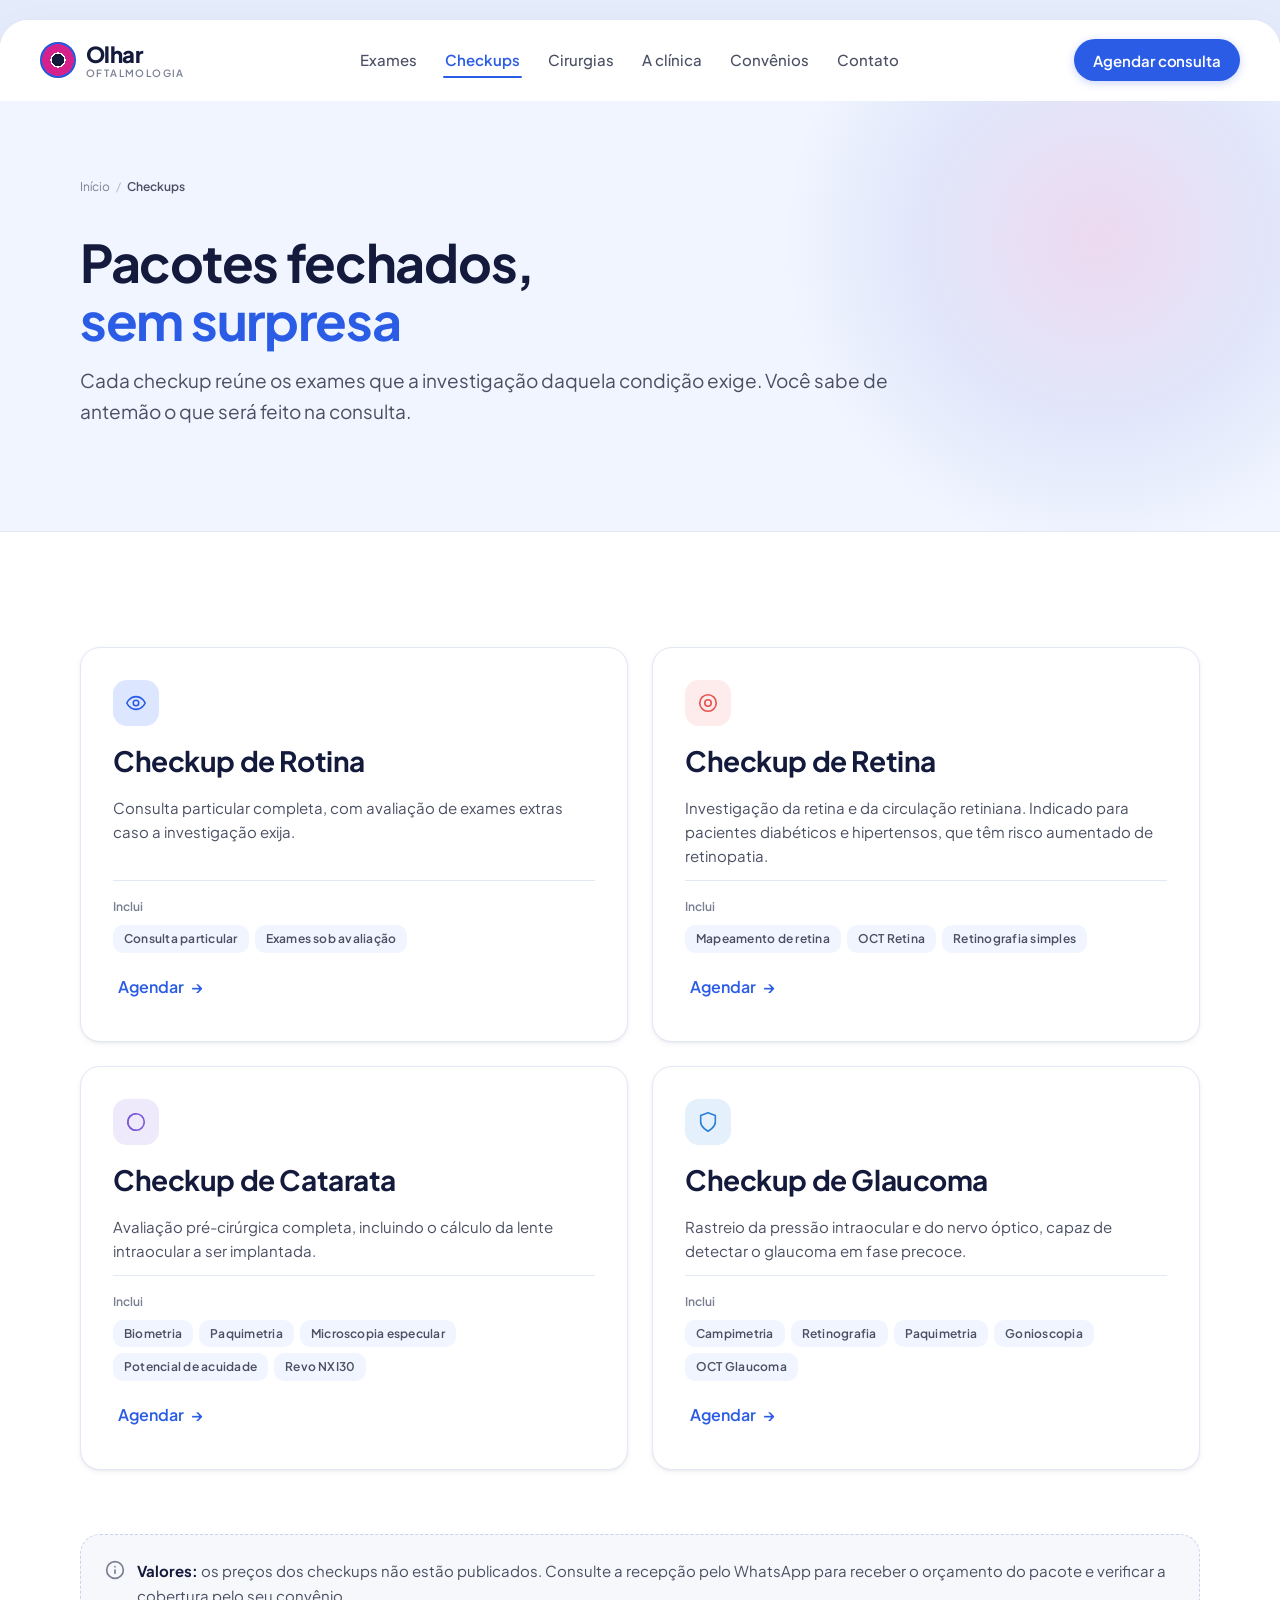
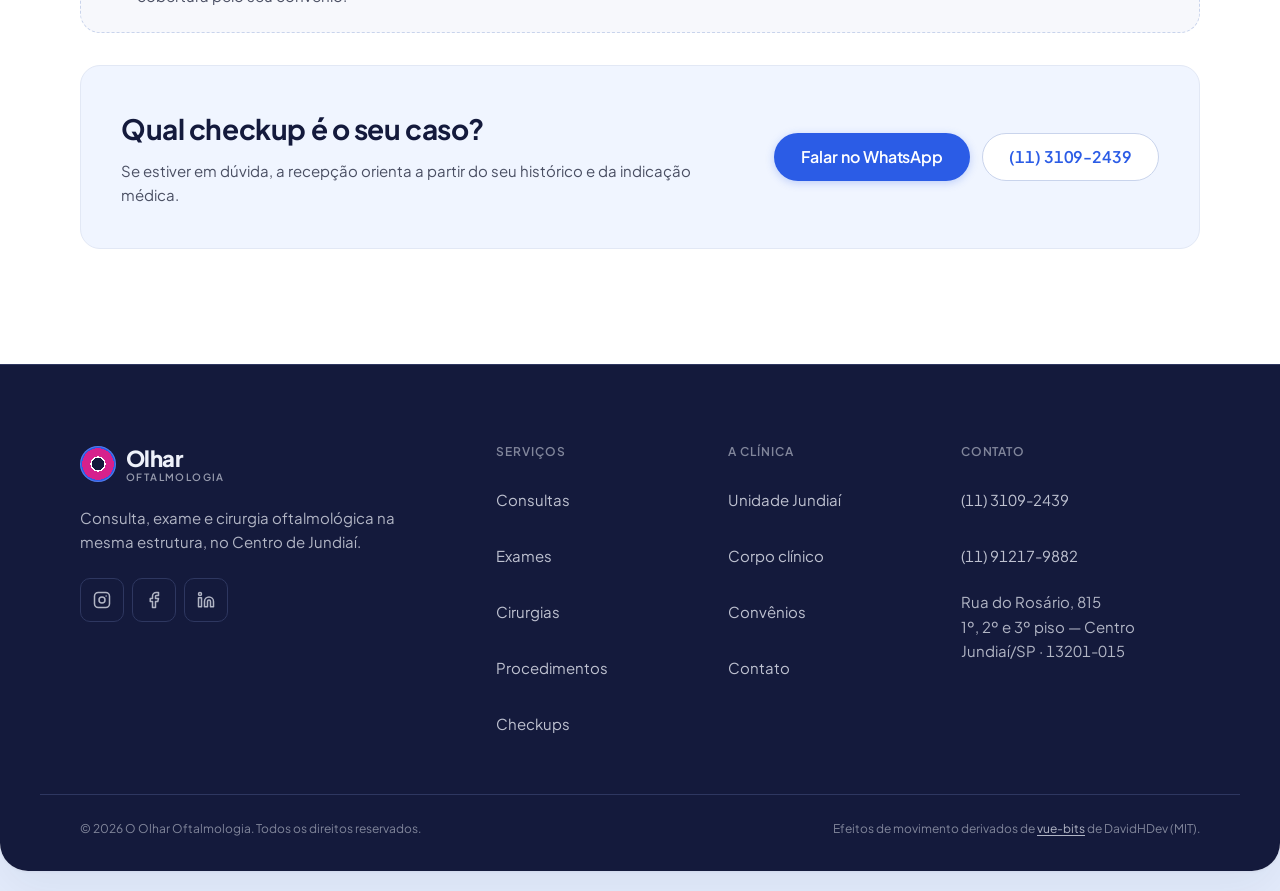
<file: checkups.html>
<!DOCTYPE html>
<html lang="pt-BR">
<head>
<meta charset="UTF-8">
<meta name="viewport" content="width=device-width, initial-scale=1">
<title>Checkups oftalmológicos — Rotina, Retina, Catarata e Glaucoma</title>
<meta name="description" content="Quatro pacotes de checkup com os exames já definidos: rotina, retina, catarata e glaucoma, na O Olhar Oftalmologia em Jundiaí.">
<meta name="theme-color" content="#E4ECFC">

<meta property="og:type" content="website">
<meta property="og:title" content="Checkups oftalmológicos — Rotina, Retina, Catarata e Glaucoma">
<meta property="og:description" content="Quatro pacotes de checkup com os exames já definidos: rotina, retina, catarata e glaucoma, na O Olhar Oftalmologia em Jundiaí.">
<meta property="og:locale" content="pt_BR">

<link rel="preconnect" href="https://fonts.googleapis.com">
<link rel="preconnect" href="https://fonts.gstatic.com" crossorigin>
<link href="https://fonts.googleapis.com/css2?family=Plus+Jakarta+Sans:ital,wght@0,400;0,500;0,600;0,700;0,800;1,400&family=Caveat:wght@600&display=swap" rel="stylesheet">
<link rel="stylesheet" href="assets/css/style.css">
<link rel="icon" href="data:image/svg+xml,%3Csvg xmlns='http://www.w3.org/2000/svg' viewBox='0 0 32 32'%3E%3Ccircle cx='16' cy='16' r='16' fill='%23141A3C'/%3E%3Ccircle cx='16' cy='16' r='13' fill='%232B5CE6'/%3E%3Ccircle cx='16' cy='16' r='10' fill='%23D6218C'/%3E%3Ccircle cx='16' cy='16' r='6' fill='%23fff'/%3E%3Ccircle cx='16' cy='16' r='4.5' fill='%23141A3C'/%3E%3C/svg%3E">

<script type="application/ld+json">
{
  "@context": "https://schema.org",
  "@type": "MedicalClinic",
  "name": "O Olhar Oftalmologia",
  "medicalSpecialty": "Ophthalmologic",
  "url": "https://oolharoftalmologia.com.br/",
  "telephone": "+551131092439",
  "address": {
    "@type": "PostalAddress",
    "streetAddress": "Rua do Rosário, 815 — 1º, 2º e 3º piso",
    "addressLocality": "Jundiaí",
    "addressRegion": "SP",
    "postalCode": "13201-015",
    "addressCountry": "BR"
  },
  "sameAs": [
    "https://www.instagram.com/oolharoftalmologia/",
    "https://www.facebook.com/oolharoftalmologia",
    "https://www.linkedin.com/company/oolharoftalmologia"
  ]
}
</script>
</head>

<body>
<a class="skiplink" href="#conteudo">Ir para o conteúdo</a>

<div class="paper">

  <!-- ══════════ NAV ══════════ -->
  <header class="nav" data-scrolled="false">
    <a class="nav__brand" href="index.html" aria-label="O Olhar Oftalmologia — página inicial">
      <span class="nav__iris" aria-hidden="true"></span>
      <span class="nav__wordmark"><strong>Olhar</strong><small>Oftalmologia</small></span>
    </a>

    <nav class="nav__menu" id="menu" aria-label="Navegação principal">
      <a class="nav__link" href="exames.html">Exames</a>
      <a class="nav__link" href="checkups.html">Checkups</a>
      <a class="nav__link" href="cirurgias.html">Cirurgias</a>
      <a class="nav__link" href="a-clinica.html">A clínica</a>
      <a class="nav__link" href="convenios.html">Convênios</a>
      <a class="nav__link" href="contato.html">Contato</a>
    </nav>

    <div class="nav__actions">
      <a class="btn btn--primary btn--sm" href="https://wa.me/5511912179882" target="_blank" rel="noopener">
        Agendar consulta
      </a>
      <button class="nav__toggle" type="button" aria-expanded="false" aria-controls="menu" aria-label="Abrir menu">
        <span></span><span></span><span></span>
      </button>
    </div>
  </header>

  <main id="conteudo">
    <section class="pagehero">
      <div class="pagehero__bg" aria-hidden="true"></div>
      <div class="container">
        <nav class="breadcrumb" aria-label="Você está aqui">
          <a href="index.html">Início</a>
          <span aria-hidden="true">/</span>
          <span aria-current="page">Checkups</span>
        </nav>
        <h1 class="pagehero__title" data-hero-item="1">Pacotes fechados, <span class="h2-accent">sem surpresa</span></h1>
        <p class="pagehero__lead" data-hero-item="2">Cada checkup reúne os exames que a investigação daquela condição exige. Você sabe de antemão o que será feito na consulta.</p>
      </div>
    </section>
    <section class="section">
      <div class="container">
        <div class="grid grid--2">
        <article class="card" data-reveal data-reveal-delay="0">
          <span class="card__icon card__icon--geral" aria-hidden="true"><svg viewBox="0 0 24 24" fill="none" stroke="currentColor" stroke-linecap="round" stroke-linejoin="round"><path d="M2 12s3-7 10-7 10 7 10 7-3 7-10 7-10-7-10-7Z"/><circle cx="12" cy="12" r="3"/></svg></span>
          <h2 class="card__title card__title--lg">Checkup de Rotina</h2>
          <p class="card__desc">Consulta particular completa, com avaliação de exames extras caso a investigação exija.</p>
          <div class="card__tags"><span class="card__tags-label">Inclui</span><span class="chip">Consulta particular</span><span class="chip">Exames sob avaliação</span></div>
          <a class="btn btn--text" href="contato.html">Agendar</a>
        </article>
        <article class="card" data-reveal data-reveal-delay="80">
          <span class="card__icon card__icon--retina" aria-hidden="true"><svg viewBox="0 0 24 24" fill="none" stroke="currentColor" stroke-linecap="round" stroke-linejoin="round"><circle cx="12" cy="12" r="9"/><circle cx="12" cy="12" r="3.5"/></svg></span>
          <h2 class="card__title card__title--lg">Checkup de Retina</h2>
          <p class="card__desc">Investigação da retina e da circulação retiniana. Indicado para pacientes diabéticos e hipertensos, que têm risco aumentado de retinopatia.</p>
          <div class="card__tags"><span class="card__tags-label">Inclui</span><span class="chip">Mapeamento de retina</span><span class="chip">OCT Retina</span><span class="chip">Retinografia simples</span></div>
          <a class="btn btn--text" href="contato.html">Agendar</a>
        </article>
        <article class="card" data-reveal data-reveal-delay="0">
          <span class="card__icon card__icon--catarata" aria-hidden="true"><svg viewBox="0 0 24 24" fill="none" stroke="currentColor" stroke-linecap="round" stroke-linejoin="round"><circle cx="12" cy="12" r="9"/><path d="M12 3a9 9 0 0 0 0 18"/></svg></span>
          <h2 class="card__title card__title--lg">Checkup de Catarata</h2>
          <p class="card__desc">Avaliação pré-cirúrgica completa, incluindo o cálculo da lente intraocular a ser implantada.</p>
          <div class="card__tags"><span class="card__tags-label">Inclui</span><span class="chip">Biometria</span><span class="chip">Paquimetria</span><span class="chip">Microscopia especular</span><span class="chip">Potencial de acuidade</span><span class="chip">Revo NXI30</span></div>
          <a class="btn btn--text" href="contato.html">Agendar</a>
        </article>
        <article class="card" data-reveal data-reveal-delay="80">
          <span class="card__icon card__icon--glaucoma" aria-hidden="true"><svg viewBox="0 0 24 24" fill="none" stroke="currentColor" stroke-linecap="round" stroke-linejoin="round"><path d="M12 22s8-4 8-10V5l-8-3-8 3v7c0 6 8 10 8 10Z"/></svg></span>
          <h2 class="card__title card__title--lg">Checkup de Glaucoma</h2>
          <p class="card__desc">Rastreio da pressão intraocular e do nervo óptico, capaz de detectar o glaucoma em fase precoce.</p>
          <div class="card__tags"><span class="card__tags-label">Inclui</span><span class="chip">Campimetria</span><span class="chip">Retinografia</span><span class="chip">Paquimetria</span><span class="chip">Gonioscopia</span><span class="chip">OCT Glaucoma</span></div>
          <a class="btn btn--text" href="contato.html">Agendar</a>
        </article></div>
        <div style="margin-top: var(--sp-9)">
          
      <div class="notice" data-reveal>
        <svg viewBox="0 0 24 24" fill="none" stroke="currentColor" stroke-width="2"
             stroke-linecap="round" stroke-linejoin="round" aria-hidden="true">
          <circle cx="12" cy="12" r="10"/><path d="M12 16v-4M12 8h.01"/></svg>
        <p><strong>Valores:</strong> os preços dos checkups não estão publicados. Consulte a recepção pelo WhatsApp para receber o orçamento do pacote e verificar a cobertura pelo seu convênio.</p>
      </div>
        </div>
        <div style="margin-top: var(--sp-6)">
      <div class="ctaslim" data-reveal>
        <div>
          <h2>Qual checkup é o seu caso?</h2>
          <p>Se estiver em dúvida, a recepção orienta a partir do seu histórico e da indicação médica.</p>
        </div>
        <div class="ctaslim__actions">
          <a class="btn btn--primary" href="https://wa.me/5511912179882" target="_blank" rel="noopener">Falar no WhatsApp</a>
          <a class="btn btn--secondary" href="tel:+551131092439"><span class="tnum">(11) 3109-2439</span></a>
        </div>
      </div></div>
      </div>
    </section>
  </main>

  <!-- ══════════ FOOTER ══════════ -->
  <footer class="footer">
    <div class="container footer__grid">
      <div class="footer__brand">
        <a class="nav__brand nav__brand--onDark" href="index.html" aria-label="O Olhar Oftalmologia">
          <span class="nav__iris" aria-hidden="true"></span>
          <span class="nav__wordmark"><strong>Olhar</strong><small>Oftalmologia</small></span>
        </a>
        <p>Consulta, exame e cirurgia oftalmológica na mesma estrutura, no Centro de Jundiaí.</p>
        <ul class="footer__social">
          <li><a href="https://www.instagram.com/oolharoftalmologia/" target="_blank" rel="noopener" aria-label="Instagram">
            <svg viewBox="0 0 24 24" fill="none" stroke="currentColor" stroke-width="2" stroke-linecap="round" stroke-linejoin="round" aria-hidden="true"><rect x="2" y="2" width="20" height="20" rx="5"/><circle cx="12" cy="12" r="4"/><path d="M17.5 6.5h.01"/></svg></a></li>
          <li><a href="https://www.facebook.com/oolharoftalmologia" target="_blank" rel="noopener" aria-label="Facebook">
            <svg viewBox="0 0 24 24" fill="none" stroke="currentColor" stroke-width="2" stroke-linecap="round" stroke-linejoin="round" aria-hidden="true"><path d="M18 2h-3a5 5 0 0 0-5 5v3H7v4h3v8h4v-8h3l1-4h-4V7a1 1 0 0 1 1-1h3Z"/></svg></a></li>
          <li><a href="https://www.linkedin.com/company/oolharoftalmologia" target="_blank" rel="noopener" aria-label="LinkedIn">
            <svg viewBox="0 0 24 24" fill="none" stroke="currentColor" stroke-width="2" stroke-linecap="round" stroke-linejoin="round" aria-hidden="true"><path d="M16 8a6 6 0 0 1 6 6v7h-4v-7a2 2 0 0 0-4 0v7h-4v-7a6 6 0 0 1 6-6Z"/><rect x="2" y="9" width="4" height="12"/><circle cx="4" cy="4" r="2"/></svg></a></li>
        </ul>
      </div>

      <nav class="footer__col" aria-label="Serviços">
        <h3>Serviços</h3>
        <a href="consultas.html">Consultas</a>
        <a href="exames.html">Exames</a>
        <a href="cirurgias.html">Cirurgias</a>
        <a href="procedimentos.html">Procedimentos</a>
        <a href="checkups.html">Checkups</a>
      </nav>

      <nav class="footer__col" aria-label="A clínica">
        <h3>A clínica</h3>
        <a href="a-clinica.html">Unidade Jundiaí</a>
        <a href="equipe.html">Corpo clínico</a>
        <a href="convenios.html">Convênios</a>
        <a href="contato.html">Contato</a>
      </nav>

      <div class="footer__col">
        <h3>Contato</h3>
        <a class="tnum" href="tel:+551131092439">(11) 3109-2439</a>
        <a class="tnum" href="https://wa.me/5511912179882" target="_blank" rel="noopener">(11) 91217-9882</a>
        <address>
          Rua do Rosário, 815<br>
          1º, 2º e 3º piso — Centro<br>
          Jundiaí/SP · <span class="tnum">13201-015</span>
        </address>
      </div>
    </div>

    <div class="container footer__bottom">
      <p>© <span id="ano">2026</span> O Olhar Oftalmologia. Todos os direitos reservados.</p>
      <p class="footer__credit">
        Efeitos de movimento derivados de
        <a href="https://github.com/DavidHDev/vue-bits" target="_blank" rel="noopener">vue-bits</a>
        de DavidHDev (MIT).
      </p>
    </div>
  </footer>

</div><!-- /.paper -->

<!-- barra de ação fixa — mobile -->
<div class="actionbar">
  <a class="btn btn--secondary" href="tel:+551131092439">
    <svg viewBox="0 0 24 24" fill="none" stroke="currentColor" stroke-width="2" stroke-linecap="round" stroke-linejoin="round" aria-hidden="true"><path d="M22 16.92v3a2 2 0 0 1-2.18 2 19.79 19.79 0 0 1-8.63-3.07 19.5 19.5 0 0 1-6-6 19.79 19.79 0 0 1-3.07-8.67A2 2 0 0 1 4.11 2h3a2 2 0 0 1 2 1.72c.13.96.36 1.9.7 2.81a2 2 0 0 1-.45 2.11L8.09 9.91a16 16 0 0 0 6 6l1.27-1.27a2 2 0 0 1 2.11-.45c.9.34 1.85.57 2.81.7A2 2 0 0 1 22 16.92Z"/></svg>
    Ligar
  </a>
  <a class="btn btn--primary" href="https://wa.me/5511912179882" target="_blank" rel="noopener">
    <svg viewBox="0 0 24 24" fill="currentColor" aria-hidden="true"><path d="M17.47 14.38c-.3-.15-1.76-.87-2.03-.97-.27-.1-.47-.15-.67.15-.2.3-.77.97-.94 1.17-.17.2-.35.22-.65.07-.3-.15-1.26-.46-2.4-1.48-.89-.79-1.49-1.77-1.66-2.07-.17-.3-.02-.46.13-.61.13-.13.3-.35.45-.52.15-.17.2-.3.3-.5.1-.2.05-.37-.02-.52-.08-.15-.67-1.61-.92-2.21-.24-.58-.49-.5-.67-.51h-.57c-.2 0-.52.07-.79.37s-1.04 1.02-1.04 2.48 1.07 2.88 1.22 3.08c.15.2 2.1 3.2 5.08 4.49.71.31 1.26.49 1.69.63.71.23 1.36.19 1.87.12.57-.09 1.76-.72 2.01-1.41.25-.7.25-1.29.17-1.42-.07-.13-.27-.2-.57-.35ZM12.05 21.8h-.01a9.8 9.8 0 0 1-4.99-1.37l-.36-.21-3.71.97.99-3.62-.23-.37a9.78 9.78 0 0 1-1.5-5.22c0-5.4 4.4-9.8 9.81-9.8a9.74 9.74 0 0 1 6.93 2.88 9.72 9.72 0 0 1 2.87 6.93c0 5.4-4.4 9.81-9.8 9.81Z"/></svg>
    WhatsApp
  </a>
</div>

<script src="assets/js/main.js" defer></script>
</body>
</html>
</file>
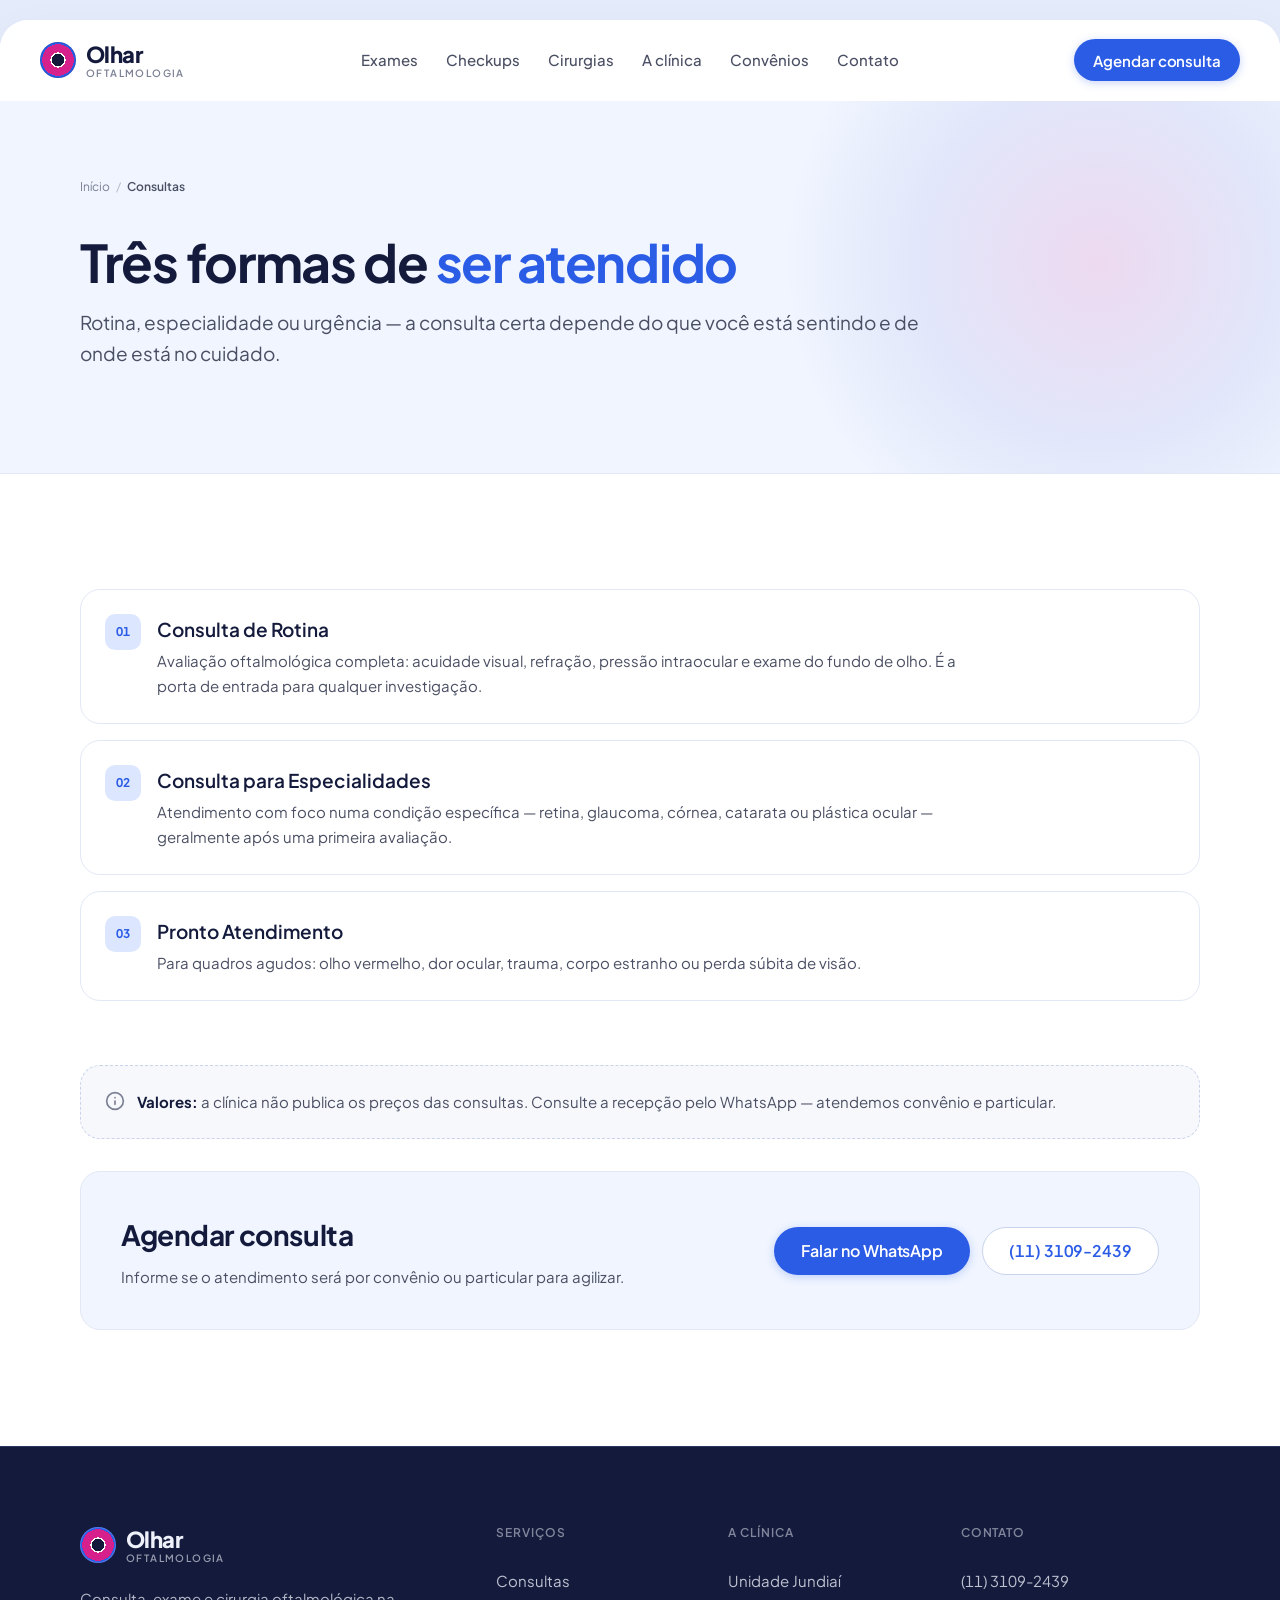
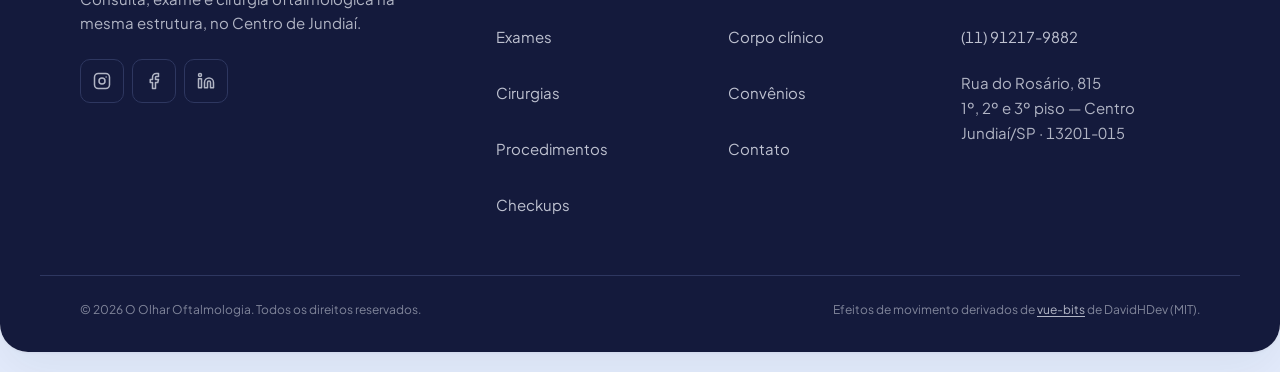
<file: consultas.html>
<!DOCTYPE html>
<html lang="pt-BR">
<head>
<meta charset="UTF-8">
<meta name="viewport" content="width=device-width, initial-scale=1">
<title>Consultas oftalmológicas em Jundiaí — O Olhar Oftalmologia</title>
<meta name="description" content="Consulta de rotina, atendimento para especialidades e pronto atendimento oftalmológico na O Olhar Oftalmologia, em Jundiaí.">
<meta name="theme-color" content="#E4ECFC">

<meta property="og:type" content="website">
<meta property="og:title" content="Consultas oftalmológicas em Jundiaí — O Olhar Oftalmologia">
<meta property="og:description" content="Consulta de rotina, atendimento para especialidades e pronto atendimento oftalmológico na O Olhar Oftalmologia, em Jundiaí.">
<meta property="og:locale" content="pt_BR">

<link rel="preconnect" href="https://fonts.googleapis.com">
<link rel="preconnect" href="https://fonts.gstatic.com" crossorigin>
<link href="https://fonts.googleapis.com/css2?family=Plus+Jakarta+Sans:ital,wght@0,400;0,500;0,600;0,700;0,800;1,400&family=Caveat:wght@600&display=swap" rel="stylesheet">
<link rel="stylesheet" href="assets/css/style.css">
<link rel="icon" href="data:image/svg+xml,%3Csvg xmlns='http://www.w3.org/2000/svg' viewBox='0 0 32 32'%3E%3Ccircle cx='16' cy='16' r='16' fill='%23141A3C'/%3E%3Ccircle cx='16' cy='16' r='13' fill='%232B5CE6'/%3E%3Ccircle cx='16' cy='16' r='10' fill='%23D6218C'/%3E%3Ccircle cx='16' cy='16' r='6' fill='%23fff'/%3E%3Ccircle cx='16' cy='16' r='4.5' fill='%23141A3C'/%3E%3C/svg%3E">

<script type="application/ld+json">
{
  "@context": "https://schema.org",
  "@type": "MedicalClinic",
  "name": "O Olhar Oftalmologia",
  "medicalSpecialty": "Ophthalmologic",
  "url": "https://oolharoftalmologia.com.br/",
  "telephone": "+551131092439",
  "address": {
    "@type": "PostalAddress",
    "streetAddress": "Rua do Rosário, 815 — 1º, 2º e 3º piso",
    "addressLocality": "Jundiaí",
    "addressRegion": "SP",
    "postalCode": "13201-015",
    "addressCountry": "BR"
  },
  "sameAs": [
    "https://www.instagram.com/oolharoftalmologia/",
    "https://www.facebook.com/oolharoftalmologia",
    "https://www.linkedin.com/company/oolharoftalmologia"
  ]
}
</script>
</head>

<body>
<a class="skiplink" href="#conteudo">Ir para o conteúdo</a>

<div class="paper">

  <!-- ══════════ NAV ══════════ -->
  <header class="nav" data-scrolled="false">
    <a class="nav__brand" href="index.html" aria-label="O Olhar Oftalmologia — página inicial">
      <span class="nav__iris" aria-hidden="true"></span>
      <span class="nav__wordmark"><strong>Olhar</strong><small>Oftalmologia</small></span>
    </a>

    <nav class="nav__menu" id="menu" aria-label="Navegação principal">
      <a class="nav__link" href="exames.html">Exames</a>
      <a class="nav__link" href="checkups.html">Checkups</a>
      <a class="nav__link" href="cirurgias.html">Cirurgias</a>
      <a class="nav__link" href="a-clinica.html">A clínica</a>
      <a class="nav__link" href="convenios.html">Convênios</a>
      <a class="nav__link" href="contato.html">Contato</a>
    </nav>

    <div class="nav__actions">
      <a class="btn btn--primary btn--sm" href="https://wa.me/5511912179882" target="_blank" rel="noopener">
        Agendar consulta
      </a>
      <button class="nav__toggle" type="button" aria-expanded="false" aria-controls="menu" aria-label="Abrir menu">
        <span></span><span></span><span></span>
      </button>
    </div>
  </header>

  <main id="conteudo">
    <section class="pagehero">
      <div class="pagehero__bg" aria-hidden="true"></div>
      <div class="container">
        <nav class="breadcrumb" aria-label="Você está aqui">
          <a href="index.html">Início</a>
          <span aria-hidden="true">/</span>
          <span aria-current="page">Consultas</span>
        </nav>
        <h1 class="pagehero__title" data-hero-item="1">Três formas de <span class="h2-accent">ser atendido</span></h1>
        <p class="pagehero__lead" data-hero-item="2">Rotina, especialidade ou urgência — a consulta certa depende do que você está sentindo e de onde está no cuidado.</p>
      </div>
    </section>
    <section class="section">
      <div class="container">
        <div class="itemlist">

        <article class="item" data-reveal data-reveal-delay="0">
          <span class="item__num" aria-hidden="true">01</span>
          <div>
            <h3 class="item__title">Consulta de Rotina</h3>
            <p class="item__desc">Avaliação oftalmológica completa: acuidade visual, refração, pressão intraocular e exame do fundo de olho. É a porta de entrada para qualquer investigação.</p>
          </div>
        </article>

        <article class="item" data-reveal data-reveal-delay="40">
          <span class="item__num" aria-hidden="true">02</span>
          <div>
            <h3 class="item__title">Consulta para Especialidades</h3>
            <p class="item__desc">Atendimento com foco numa condição específica — retina, glaucoma, córnea, catarata ou plástica ocular — geralmente após uma primeira avaliação.</p>
          </div>
        </article>

        <article class="item" data-reveal data-reveal-delay="80">
          <span class="item__num" aria-hidden="true">03</span>
          <div>
            <h3 class="item__title">Pronto Atendimento</h3>
            <p class="item__desc">Para quadros agudos: olho vermelho, dor ocular, trauma, corpo estranho ou perda súbita de visão.</p>
          </div>
        </article>
</div>
        <div style="margin-top: var(--sp-9)">
          
      <div class="notice" data-reveal>
        <svg viewBox="0 0 24 24" fill="none" stroke="currentColor" stroke-width="2"
             stroke-linecap="round" stroke-linejoin="round" aria-hidden="true">
          <circle cx="12" cy="12" r="10"/><path d="M12 16v-4M12 8h.01"/></svg>
        <p><strong>Valores:</strong> a clínica não publica os preços das consultas. Consulte a recepção pelo WhatsApp — atendemos convênio e particular.</p>
      </div>
        </div>
        <div style="margin-top: var(--sp-6)">
      <div class="ctaslim" data-reveal>
        <div>
          <h2>Agendar consulta</h2>
          <p>Informe se o atendimento será por convênio ou particular para agilizar.</p>
        </div>
        <div class="ctaslim__actions">
          <a class="btn btn--primary" href="https://wa.me/5511912179882" target="_blank" rel="noopener">Falar no WhatsApp</a>
          <a class="btn btn--secondary" href="tel:+551131092439"><span class="tnum">(11) 3109-2439</span></a>
        </div>
      </div></div>
      </div>
    </section>
  </main>

  <!-- ══════════ FOOTER ══════════ -->
  <footer class="footer">
    <div class="container footer__grid">
      <div class="footer__brand">
        <a class="nav__brand nav__brand--onDark" href="index.html" aria-label="O Olhar Oftalmologia">
          <span class="nav__iris" aria-hidden="true"></span>
          <span class="nav__wordmark"><strong>Olhar</strong><small>Oftalmologia</small></span>
        </a>
        <p>Consulta, exame e cirurgia oftalmológica na mesma estrutura, no Centro de Jundiaí.</p>
        <ul class="footer__social">
          <li><a href="https://www.instagram.com/oolharoftalmologia/" target="_blank" rel="noopener" aria-label="Instagram">
            <svg viewBox="0 0 24 24" fill="none" stroke="currentColor" stroke-width="2" stroke-linecap="round" stroke-linejoin="round" aria-hidden="true"><rect x="2" y="2" width="20" height="20" rx="5"/><circle cx="12" cy="12" r="4"/><path d="M17.5 6.5h.01"/></svg></a></li>
          <li><a href="https://www.facebook.com/oolharoftalmologia" target="_blank" rel="noopener" aria-label="Facebook">
            <svg viewBox="0 0 24 24" fill="none" stroke="currentColor" stroke-width="2" stroke-linecap="round" stroke-linejoin="round" aria-hidden="true"><path d="M18 2h-3a5 5 0 0 0-5 5v3H7v4h3v8h4v-8h3l1-4h-4V7a1 1 0 0 1 1-1h3Z"/></svg></a></li>
          <li><a href="https://www.linkedin.com/company/oolharoftalmologia" target="_blank" rel="noopener" aria-label="LinkedIn">
            <svg viewBox="0 0 24 24" fill="none" stroke="currentColor" stroke-width="2" stroke-linecap="round" stroke-linejoin="round" aria-hidden="true"><path d="M16 8a6 6 0 0 1 6 6v7h-4v-7a2 2 0 0 0-4 0v7h-4v-7a6 6 0 0 1 6-6Z"/><rect x="2" y="9" width="4" height="12"/><circle cx="4" cy="4" r="2"/></svg></a></li>
        </ul>
      </div>

      <nav class="footer__col" aria-label="Serviços">
        <h3>Serviços</h3>
        <a href="consultas.html">Consultas</a>
        <a href="exames.html">Exames</a>
        <a href="cirurgias.html">Cirurgias</a>
        <a href="procedimentos.html">Procedimentos</a>
        <a href="checkups.html">Checkups</a>
      </nav>

      <nav class="footer__col" aria-label="A clínica">
        <h3>A clínica</h3>
        <a href="a-clinica.html">Unidade Jundiaí</a>
        <a href="equipe.html">Corpo clínico</a>
        <a href="convenios.html">Convênios</a>
        <a href="contato.html">Contato</a>
      </nav>

      <div class="footer__col">
        <h3>Contato</h3>
        <a class="tnum" href="tel:+551131092439">(11) 3109-2439</a>
        <a class="tnum" href="https://wa.me/5511912179882" target="_blank" rel="noopener">(11) 91217-9882</a>
        <address>
          Rua do Rosário, 815<br>
          1º, 2º e 3º piso — Centro<br>
          Jundiaí/SP · <span class="tnum">13201-015</span>
        </address>
      </div>
    </div>

    <div class="container footer__bottom">
      <p>© <span id="ano">2026</span> O Olhar Oftalmologia. Todos os direitos reservados.</p>
      <p class="footer__credit">
        Efeitos de movimento derivados de
        <a href="https://github.com/DavidHDev/vue-bits" target="_blank" rel="noopener">vue-bits</a>
        de DavidHDev (MIT).
      </p>
    </div>
  </footer>

</div><!-- /.paper -->

<!-- barra de ação fixa — mobile -->
<div class="actionbar">
  <a class="btn btn--secondary" href="tel:+551131092439">
    <svg viewBox="0 0 24 24" fill="none" stroke="currentColor" stroke-width="2" stroke-linecap="round" stroke-linejoin="round" aria-hidden="true"><path d="M22 16.92v3a2 2 0 0 1-2.18 2 19.79 19.79 0 0 1-8.63-3.07 19.5 19.5 0 0 1-6-6 19.79 19.79 0 0 1-3.07-8.67A2 2 0 0 1 4.11 2h3a2 2 0 0 1 2 1.72c.13.96.36 1.9.7 2.81a2 2 0 0 1-.45 2.11L8.09 9.91a16 16 0 0 0 6 6l1.27-1.27a2 2 0 0 1 2.11-.45c.9.34 1.85.57 2.81.7A2 2 0 0 1 22 16.92Z"/></svg>
    Ligar
  </a>
  <a class="btn btn--primary" href="https://wa.me/5511912179882" target="_blank" rel="noopener">
    <svg viewBox="0 0 24 24" fill="currentColor" aria-hidden="true"><path d="M17.47 14.38c-.3-.15-1.76-.87-2.03-.97-.27-.1-.47-.15-.67.15-.2.3-.77.97-.94 1.17-.17.2-.35.22-.65.07-.3-.15-1.26-.46-2.4-1.48-.89-.79-1.49-1.77-1.66-2.07-.17-.3-.02-.46.13-.61.13-.13.3-.35.45-.52.15-.17.2-.3.3-.5.1-.2.05-.37-.02-.52-.08-.15-.67-1.61-.92-2.21-.24-.58-.49-.5-.67-.51h-.57c-.2 0-.52.07-.79.37s-1.04 1.02-1.04 2.48 1.07 2.88 1.22 3.08c.15.2 2.1 3.2 5.08 4.49.71.31 1.26.49 1.69.63.71.23 1.36.19 1.87.12.57-.09 1.76-.72 2.01-1.41.25-.7.25-1.29.17-1.42-.07-.13-.27-.2-.57-.35ZM12.05 21.8h-.01a9.8 9.8 0 0 1-4.99-1.37l-.36-.21-3.71.97.99-3.62-.23-.37a9.78 9.78 0 0 1-1.5-5.22c0-5.4 4.4-9.8 9.81-9.8a9.74 9.74 0 0 1 6.93 2.88 9.72 9.72 0 0 1 2.87 6.93c0 5.4-4.4 9.81-9.8 9.81Z"/></svg>
    WhatsApp
  </a>
</div>

<script src="assets/js/main.js" defer></script>
</body>
</html>
</file>
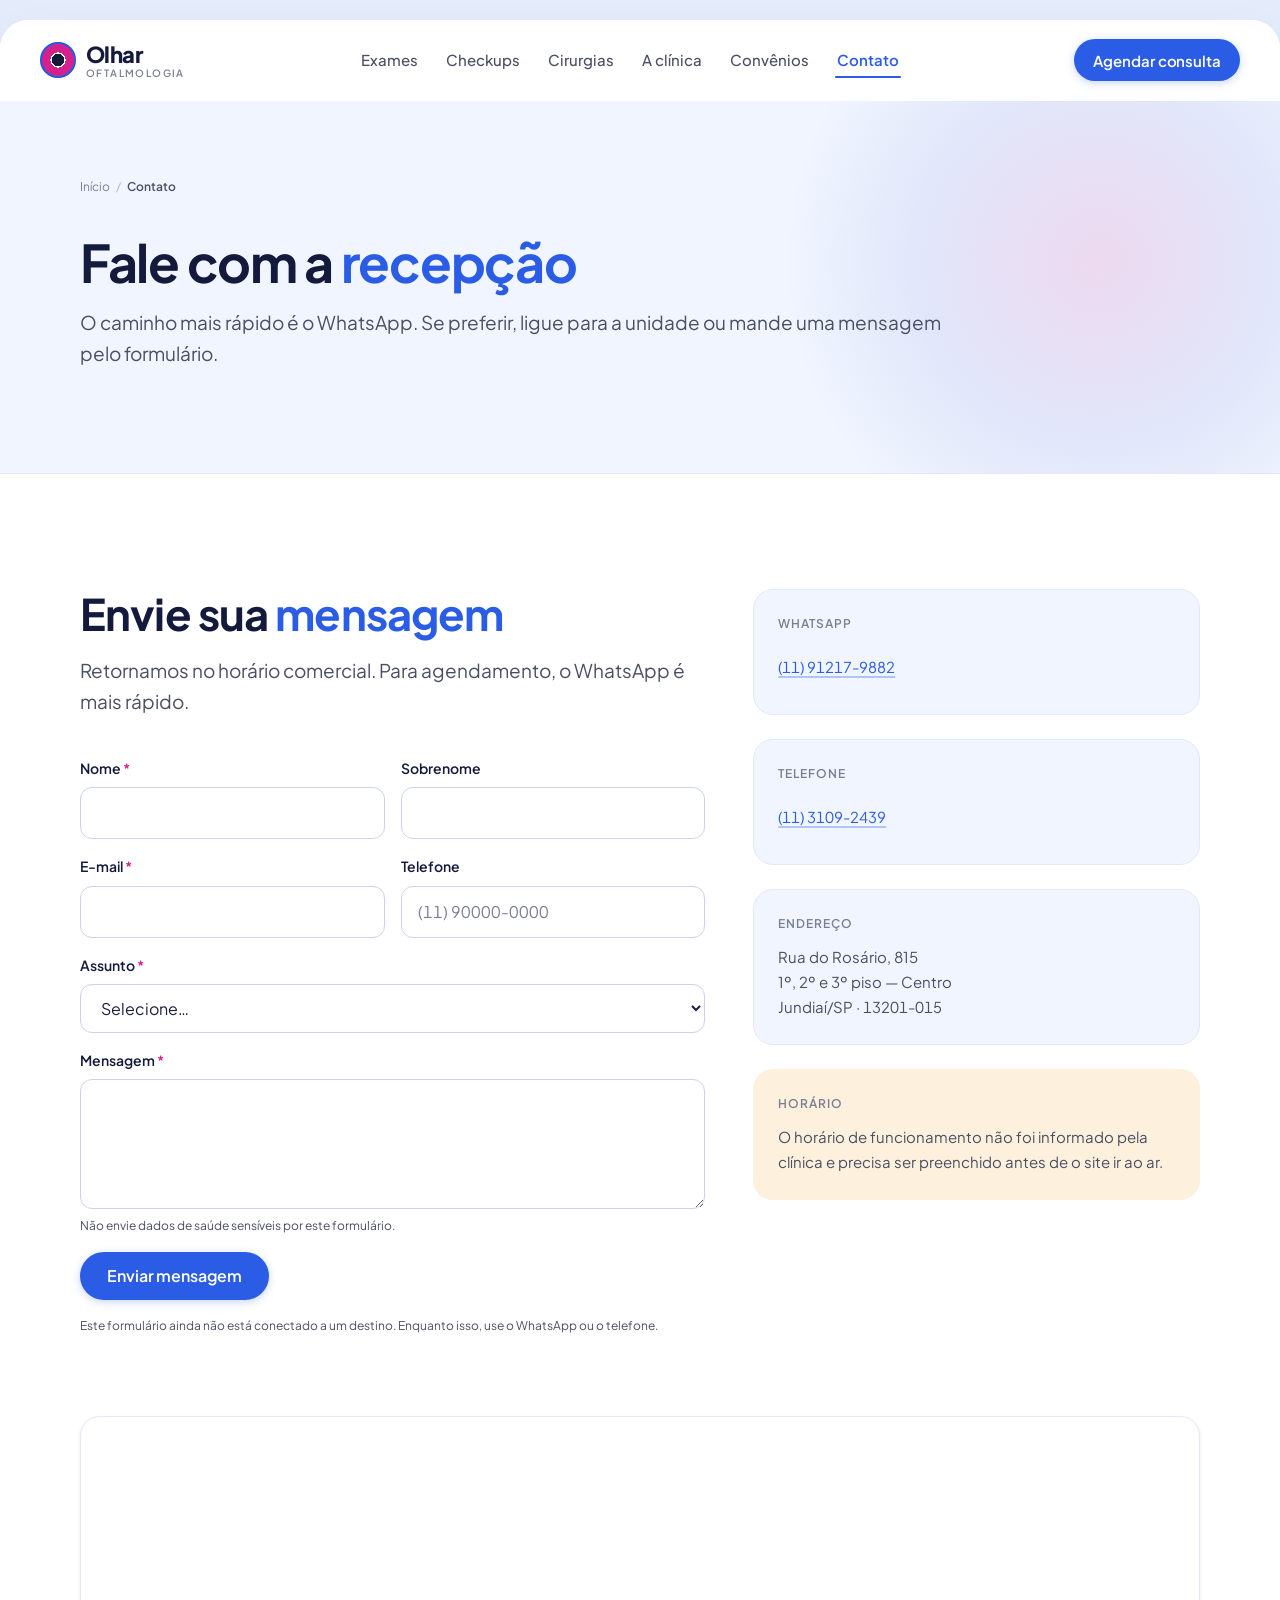
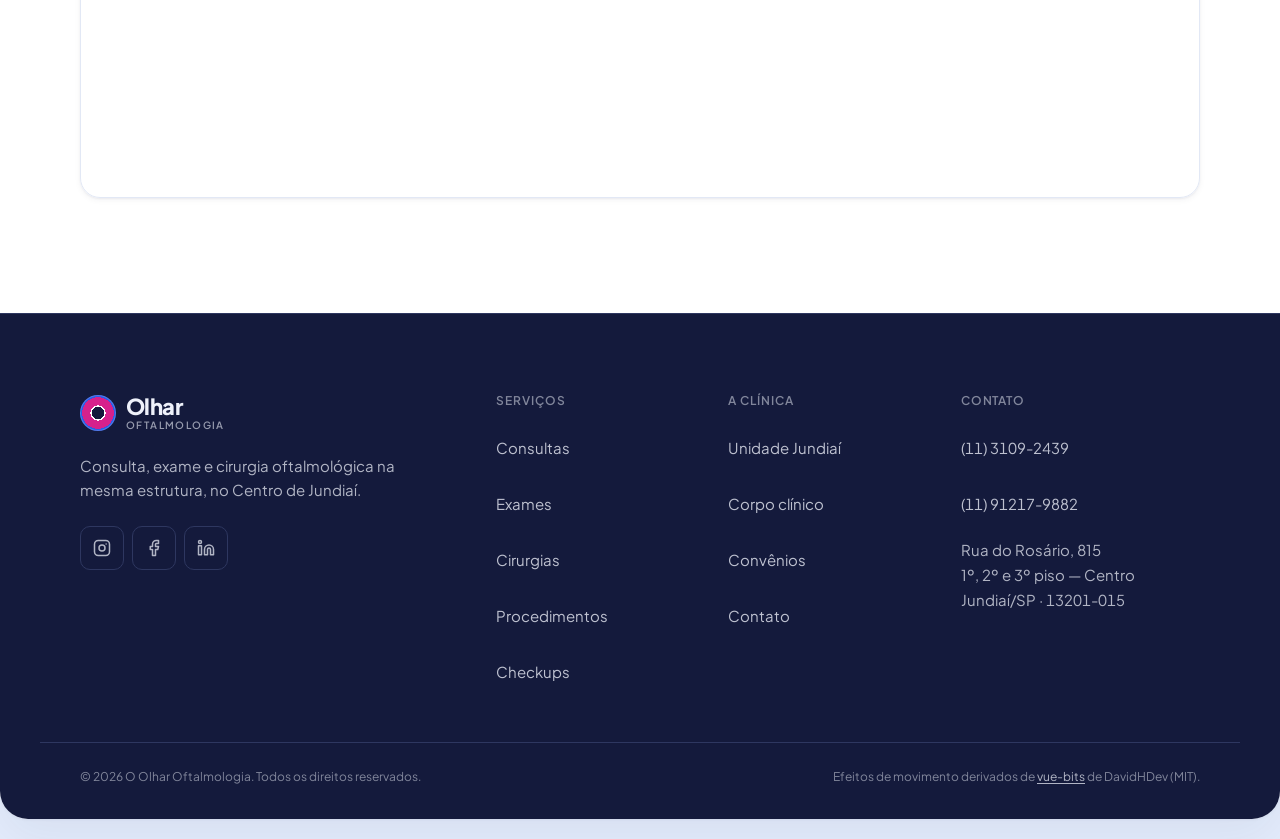
<file: contato.html>
<!DOCTYPE html>
<html lang="pt-BR">
<head>
<meta charset="UTF-8">
<meta name="viewport" content="width=device-width, initial-scale=1">
<title>Contato — O Olhar Oftalmologia Jundiaí</title>
<meta name="description" content="WhatsApp (11) 91217-9882, telefone (11) 3109-2439. Rua do Rosário, 815 — Centro, Jundiaí/SP.">
<meta name="theme-color" content="#E4ECFC">

<meta property="og:type" content="website">
<meta property="og:title" content="Contato — O Olhar Oftalmologia Jundiaí">
<meta property="og:description" content="WhatsApp (11) 91217-9882, telefone (11) 3109-2439. Rua do Rosário, 815 — Centro, Jundiaí/SP.">
<meta property="og:locale" content="pt_BR">

<link rel="preconnect" href="https://fonts.googleapis.com">
<link rel="preconnect" href="https://fonts.gstatic.com" crossorigin>
<link href="https://fonts.googleapis.com/css2?family=Plus+Jakarta+Sans:ital,wght@0,400;0,500;0,600;0,700;0,800;1,400&family=Caveat:wght@600&display=swap" rel="stylesheet">
<link rel="stylesheet" href="assets/css/style.css">
<link rel="icon" href="data:image/svg+xml,%3Csvg xmlns='http://www.w3.org/2000/svg' viewBox='0 0 32 32'%3E%3Ccircle cx='16' cy='16' r='16' fill='%23141A3C'/%3E%3Ccircle cx='16' cy='16' r='13' fill='%232B5CE6'/%3E%3Ccircle cx='16' cy='16' r='10' fill='%23D6218C'/%3E%3Ccircle cx='16' cy='16' r='6' fill='%23fff'/%3E%3Ccircle cx='16' cy='16' r='4.5' fill='%23141A3C'/%3E%3C/svg%3E">

<script type="application/ld+json">
{
  "@context": "https://schema.org",
  "@type": "MedicalClinic",
  "name": "O Olhar Oftalmologia",
  "medicalSpecialty": "Ophthalmologic",
  "url": "https://oolharoftalmologia.com.br/",
  "telephone": "+551131092439",
  "address": {
    "@type": "PostalAddress",
    "streetAddress": "Rua do Rosário, 815 — 1º, 2º e 3º piso",
    "addressLocality": "Jundiaí",
    "addressRegion": "SP",
    "postalCode": "13201-015",
    "addressCountry": "BR"
  },
  "sameAs": [
    "https://www.instagram.com/oolharoftalmologia/",
    "https://www.facebook.com/oolharoftalmologia",
    "https://www.linkedin.com/company/oolharoftalmologia"
  ]
}
</script>
</head>

<body>
<a class="skiplink" href="#conteudo">Ir para o conteúdo</a>

<div class="paper">

  <!-- ══════════ NAV ══════════ -->
  <header class="nav" data-scrolled="false">
    <a class="nav__brand" href="index.html" aria-label="O Olhar Oftalmologia — página inicial">
      <span class="nav__iris" aria-hidden="true"></span>
      <span class="nav__wordmark"><strong>Olhar</strong><small>Oftalmologia</small></span>
    </a>

    <nav class="nav__menu" id="menu" aria-label="Navegação principal">
      <a class="nav__link" href="exames.html">Exames</a>
      <a class="nav__link" href="checkups.html">Checkups</a>
      <a class="nav__link" href="cirurgias.html">Cirurgias</a>
      <a class="nav__link" href="a-clinica.html">A clínica</a>
      <a class="nav__link" href="convenios.html">Convênios</a>
      <a class="nav__link" href="contato.html">Contato</a>
    </nav>

    <div class="nav__actions">
      <a class="btn btn--primary btn--sm" href="https://wa.me/5511912179882" target="_blank" rel="noopener">
        Agendar consulta
      </a>
      <button class="nav__toggle" type="button" aria-expanded="false" aria-controls="menu" aria-label="Abrir menu">
        <span></span><span></span><span></span>
      </button>
    </div>
  </header>

  <main id="conteudo">
    <section class="pagehero">
      <div class="pagehero__bg" aria-hidden="true"></div>
      <div class="container">
        <nav class="breadcrumb" aria-label="Você está aqui">
          <a href="index.html">Início</a>
          <span aria-hidden="true">/</span>
          <span aria-current="page">Contato</span>
        </nav>
        <h1 class="pagehero__title" data-hero-item="1">Fale com a <span class="h2-accent">recepção</span></h1>
        <p class="pagehero__lead" data-hero-item="2">O caminho mais rápido é o WhatsApp. Se preferir, ligue para a unidade ou mande uma mensagem pelo formulário.</p>
      </div>
    </section>
    <section class="section">
      <div class="container contact">
        <div data-reveal>
          <h2 class="section__title">Envie sua <span class="h2-accent">mensagem</span></h2>
          <p class="section__lead">Retornamos no horário comercial. Para agendamento, o WhatsApp é mais rápido.</p>

          <form class="form" style="margin-top: var(--sp-7)" novalidate>
            <div class="form__row form__row--2">
              <div class="field">
                <label class="field__label" data-required for="nome">Nome</label>
                <input class="input" id="nome" name="nome" type="text" autocomplete="given-name" required>
              </div>
              <div class="field">
                <label class="field__label" for="sobrenome">Sobrenome</label>
                <input class="input" id="sobrenome" name="sobrenome" type="text" autocomplete="family-name">
              </div>
            </div>
            <div class="form__row form__row--2">
              <div class="field">
                <label class="field__label" data-required for="email">E-mail</label>
                <input class="input" id="email" name="email" type="email" autocomplete="email" required>
              </div>
              <div class="field">
                <label class="field__label" for="telefone">Telefone</label>
                <input class="input tnum" id="telefone" name="telefone" type="tel"
                       autocomplete="tel" inputmode="tel" placeholder="(11) 90000-0000">
              </div>
            </div>
            <div class="field">
              <label class="field__label" data-required for="assunto">Assunto</label>
              <select class="input" id="assunto" name="assunto" required>
                <option value="">Selecione…</option>
                <option>Agendar consulta</option>
                <option>Agendar exame</option>
                <option>Dúvida sobre convênio</option>
                <option>Cirurgia</option>
                <option>Outro</option>
              </select>
            </div>
            <div class="field">
              <label class="field__label" data-required for="mensagem">Mensagem</label>
              <textarea class="input" id="mensagem" name="mensagem" required></textarea>
              <p class="field__hint">Não envie dados de saúde sensíveis por este formulário.</p>
            </div>
            <button class="btn btn--primary" type="submit" style="justify-self: start">Enviar mensagem</button>
            <p class="field__hint" data-form-note>
              Este formulário ainda não está conectado a um destino. Enquanto isso, use o WhatsApp ou o telefone.
            </p>
          </form>
        </div>

        <aside class="contact__aside" data-reveal="right">
          <div class="infocard">
            <h3>WhatsApp</h3>
            <p><a class="link tnum" href="https://wa.me/5511912179882" target="_blank" rel="noopener">(11) 91217-9882</a></p>
          </div>
          <div class="infocard">
            <h3>Telefone</h3>
            <p><a class="link tnum" href="tel:+551131092439">(11) 3109-2439</a></p>
          </div>
          <div class="infocard">
            <h3>Endereço</h3>
            <address>
              Rua do Rosário, 815<br>
              1º, 2º e 3º piso — Centro<br>
              Jundiaí/SP · <span class="tnum">13201-015</span>
            </address>
          </div>
          <div class="infocard infocard--pending">
            <h3>Horário</h3>
            <p>O horário de funcionamento não foi informado pela clínica e precisa ser preenchido antes
            de o site ir ao ar.</p>
          </div>
        </aside>
      </div>

      <div class="container" style="margin-top: var(--sp-10)">
        <div class="map" data-reveal>
          <iframe title="Mapa da unidade O Olhar Oftalmologia em Jundiaí" loading="lazy"
            referrerpolicy="no-referrer-when-downgrade"
            src="https://www.google.com/maps?q=Rua+do+Ros%C3%A1rio+815+Centro+Jundia%C3%AD+SP&output=embed"></iframe>
        </div>
      </div>
    </section>
  </main>

  <!-- ══════════ FOOTER ══════════ -->
  <footer class="footer">
    <div class="container footer__grid">
      <div class="footer__brand">
        <a class="nav__brand nav__brand--onDark" href="index.html" aria-label="O Olhar Oftalmologia">
          <span class="nav__iris" aria-hidden="true"></span>
          <span class="nav__wordmark"><strong>Olhar</strong><small>Oftalmologia</small></span>
        </a>
        <p>Consulta, exame e cirurgia oftalmológica na mesma estrutura, no Centro de Jundiaí.</p>
        <ul class="footer__social">
          <li><a href="https://www.instagram.com/oolharoftalmologia/" target="_blank" rel="noopener" aria-label="Instagram">
            <svg viewBox="0 0 24 24" fill="none" stroke="currentColor" stroke-width="2" stroke-linecap="round" stroke-linejoin="round" aria-hidden="true"><rect x="2" y="2" width="20" height="20" rx="5"/><circle cx="12" cy="12" r="4"/><path d="M17.5 6.5h.01"/></svg></a></li>
          <li><a href="https://www.facebook.com/oolharoftalmologia" target="_blank" rel="noopener" aria-label="Facebook">
            <svg viewBox="0 0 24 24" fill="none" stroke="currentColor" stroke-width="2" stroke-linecap="round" stroke-linejoin="round" aria-hidden="true"><path d="M18 2h-3a5 5 0 0 0-5 5v3H7v4h3v8h4v-8h3l1-4h-4V7a1 1 0 0 1 1-1h3Z"/></svg></a></li>
          <li><a href="https://www.linkedin.com/company/oolharoftalmologia" target="_blank" rel="noopener" aria-label="LinkedIn">
            <svg viewBox="0 0 24 24" fill="none" stroke="currentColor" stroke-width="2" stroke-linecap="round" stroke-linejoin="round" aria-hidden="true"><path d="M16 8a6 6 0 0 1 6 6v7h-4v-7a2 2 0 0 0-4 0v7h-4v-7a6 6 0 0 1 6-6Z"/><rect x="2" y="9" width="4" height="12"/><circle cx="4" cy="4" r="2"/></svg></a></li>
        </ul>
      </div>

      <nav class="footer__col" aria-label="Serviços">
        <h3>Serviços</h3>
        <a href="consultas.html">Consultas</a>
        <a href="exames.html">Exames</a>
        <a href="cirurgias.html">Cirurgias</a>
        <a href="procedimentos.html">Procedimentos</a>
        <a href="checkups.html">Checkups</a>
      </nav>

      <nav class="footer__col" aria-label="A clínica">
        <h3>A clínica</h3>
        <a href="a-clinica.html">Unidade Jundiaí</a>
        <a href="equipe.html">Corpo clínico</a>
        <a href="convenios.html">Convênios</a>
        <a href="contato.html">Contato</a>
      </nav>

      <div class="footer__col">
        <h3>Contato</h3>
        <a class="tnum" href="tel:+551131092439">(11) 3109-2439</a>
        <a class="tnum" href="https://wa.me/5511912179882" target="_blank" rel="noopener">(11) 91217-9882</a>
        <address>
          Rua do Rosário, 815<br>
          1º, 2º e 3º piso — Centro<br>
          Jundiaí/SP · <span class="tnum">13201-015</span>
        </address>
      </div>
    </div>

    <div class="container footer__bottom">
      <p>© <span id="ano">2026</span> O Olhar Oftalmologia. Todos os direitos reservados.</p>
      <p class="footer__credit">
        Efeitos de movimento derivados de
        <a href="https://github.com/DavidHDev/vue-bits" target="_blank" rel="noopener">vue-bits</a>
        de DavidHDev (MIT).
      </p>
    </div>
  </footer>

</div><!-- /.paper -->

<!-- barra de ação fixa — mobile -->
<div class="actionbar">
  <a class="btn btn--secondary" href="tel:+551131092439">
    <svg viewBox="0 0 24 24" fill="none" stroke="currentColor" stroke-width="2" stroke-linecap="round" stroke-linejoin="round" aria-hidden="true"><path d="M22 16.92v3a2 2 0 0 1-2.18 2 19.79 19.79 0 0 1-8.63-3.07 19.5 19.5 0 0 1-6-6 19.79 19.79 0 0 1-3.07-8.67A2 2 0 0 1 4.11 2h3a2 2 0 0 1 2 1.72c.13.96.36 1.9.7 2.81a2 2 0 0 1-.45 2.11L8.09 9.91a16 16 0 0 0 6 6l1.27-1.27a2 2 0 0 1 2.11-.45c.9.34 1.85.57 2.81.7A2 2 0 0 1 22 16.92Z"/></svg>
    Ligar
  </a>
  <a class="btn btn--primary" href="https://wa.me/5511912179882" target="_blank" rel="noopener">
    <svg viewBox="0 0 24 24" fill="currentColor" aria-hidden="true"><path d="M17.47 14.38c-.3-.15-1.76-.87-2.03-.97-.27-.1-.47-.15-.67.15-.2.3-.77.97-.94 1.17-.17.2-.35.22-.65.07-.3-.15-1.26-.46-2.4-1.48-.89-.79-1.49-1.77-1.66-2.07-.17-.3-.02-.46.13-.61.13-.13.3-.35.45-.52.15-.17.2-.3.3-.5.1-.2.05-.37-.02-.52-.08-.15-.67-1.61-.92-2.21-.24-.58-.49-.5-.67-.51h-.57c-.2 0-.52.07-.79.37s-1.04 1.02-1.04 2.48 1.07 2.88 1.22 3.08c.15.2 2.1 3.2 5.08 4.49.71.31 1.26.49 1.69.63.71.23 1.36.19 1.87.12.57-.09 1.76-.72 2.01-1.41.25-.7.25-1.29.17-1.42-.07-.13-.27-.2-.57-.35ZM12.05 21.8h-.01a9.8 9.8 0 0 1-4.99-1.37l-.36-.21-3.71.97.99-3.62-.23-.37a9.78 9.78 0 0 1-1.5-5.22c0-5.4 4.4-9.8 9.81-9.8a9.74 9.74 0 0 1 6.93 2.88 9.72 9.72 0 0 1 2.87 6.93c0 5.4-4.4 9.81-9.8 9.81Z"/></svg>
    WhatsApp
  </a>
</div>

<script src="assets/js/main.js" defer></script>
</body>
</html>
</file>
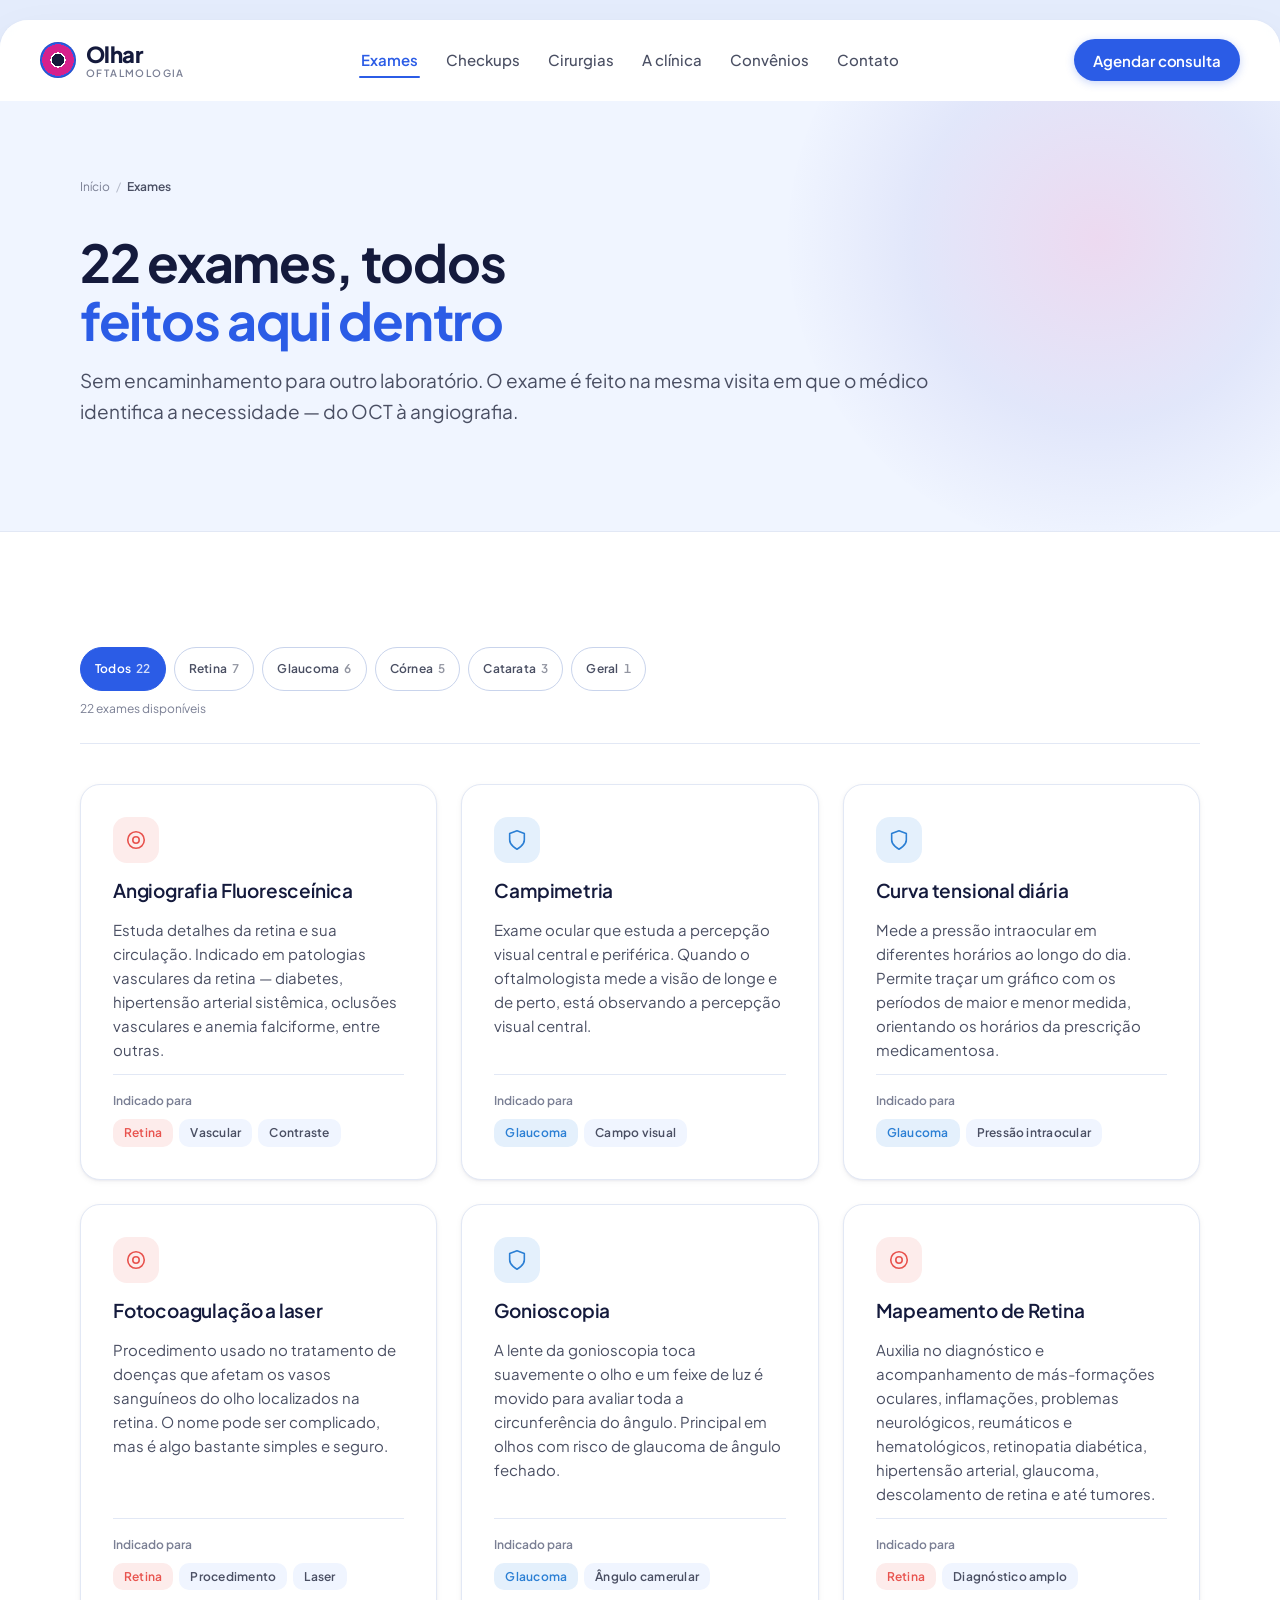
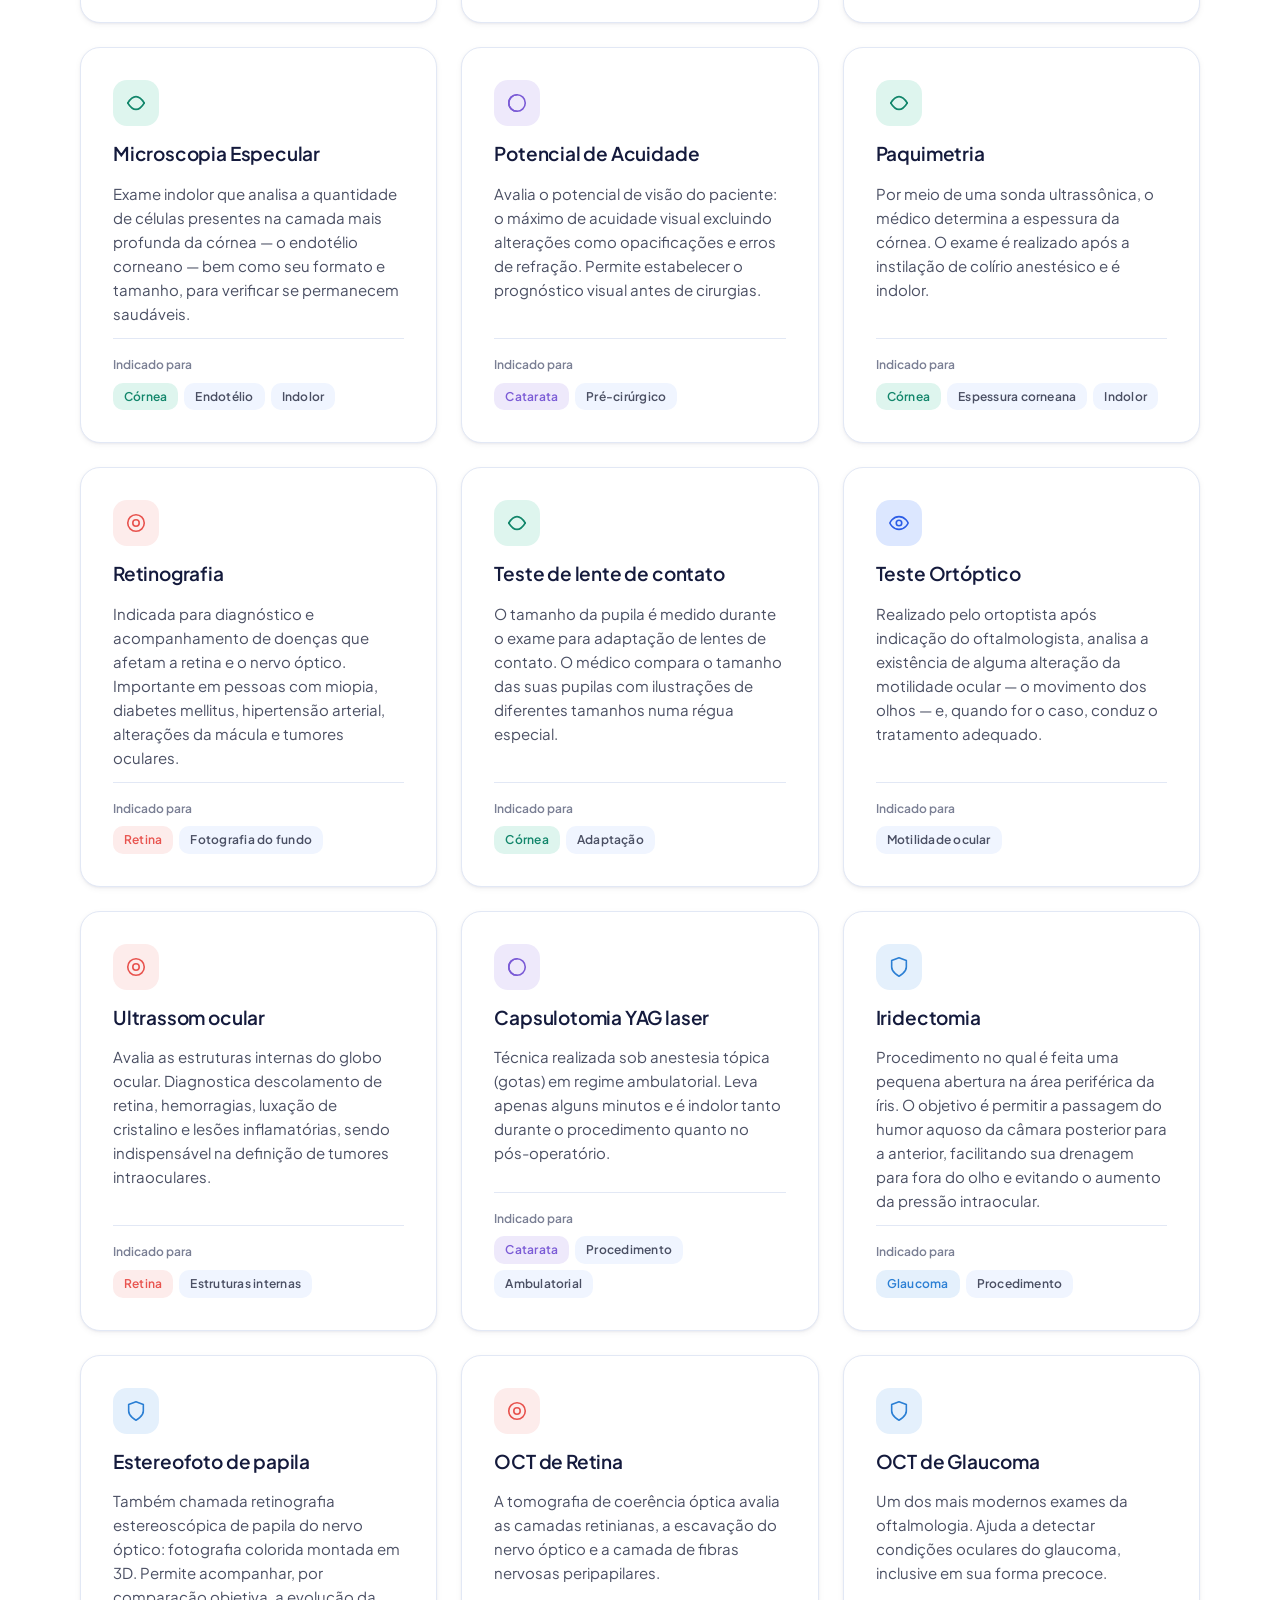
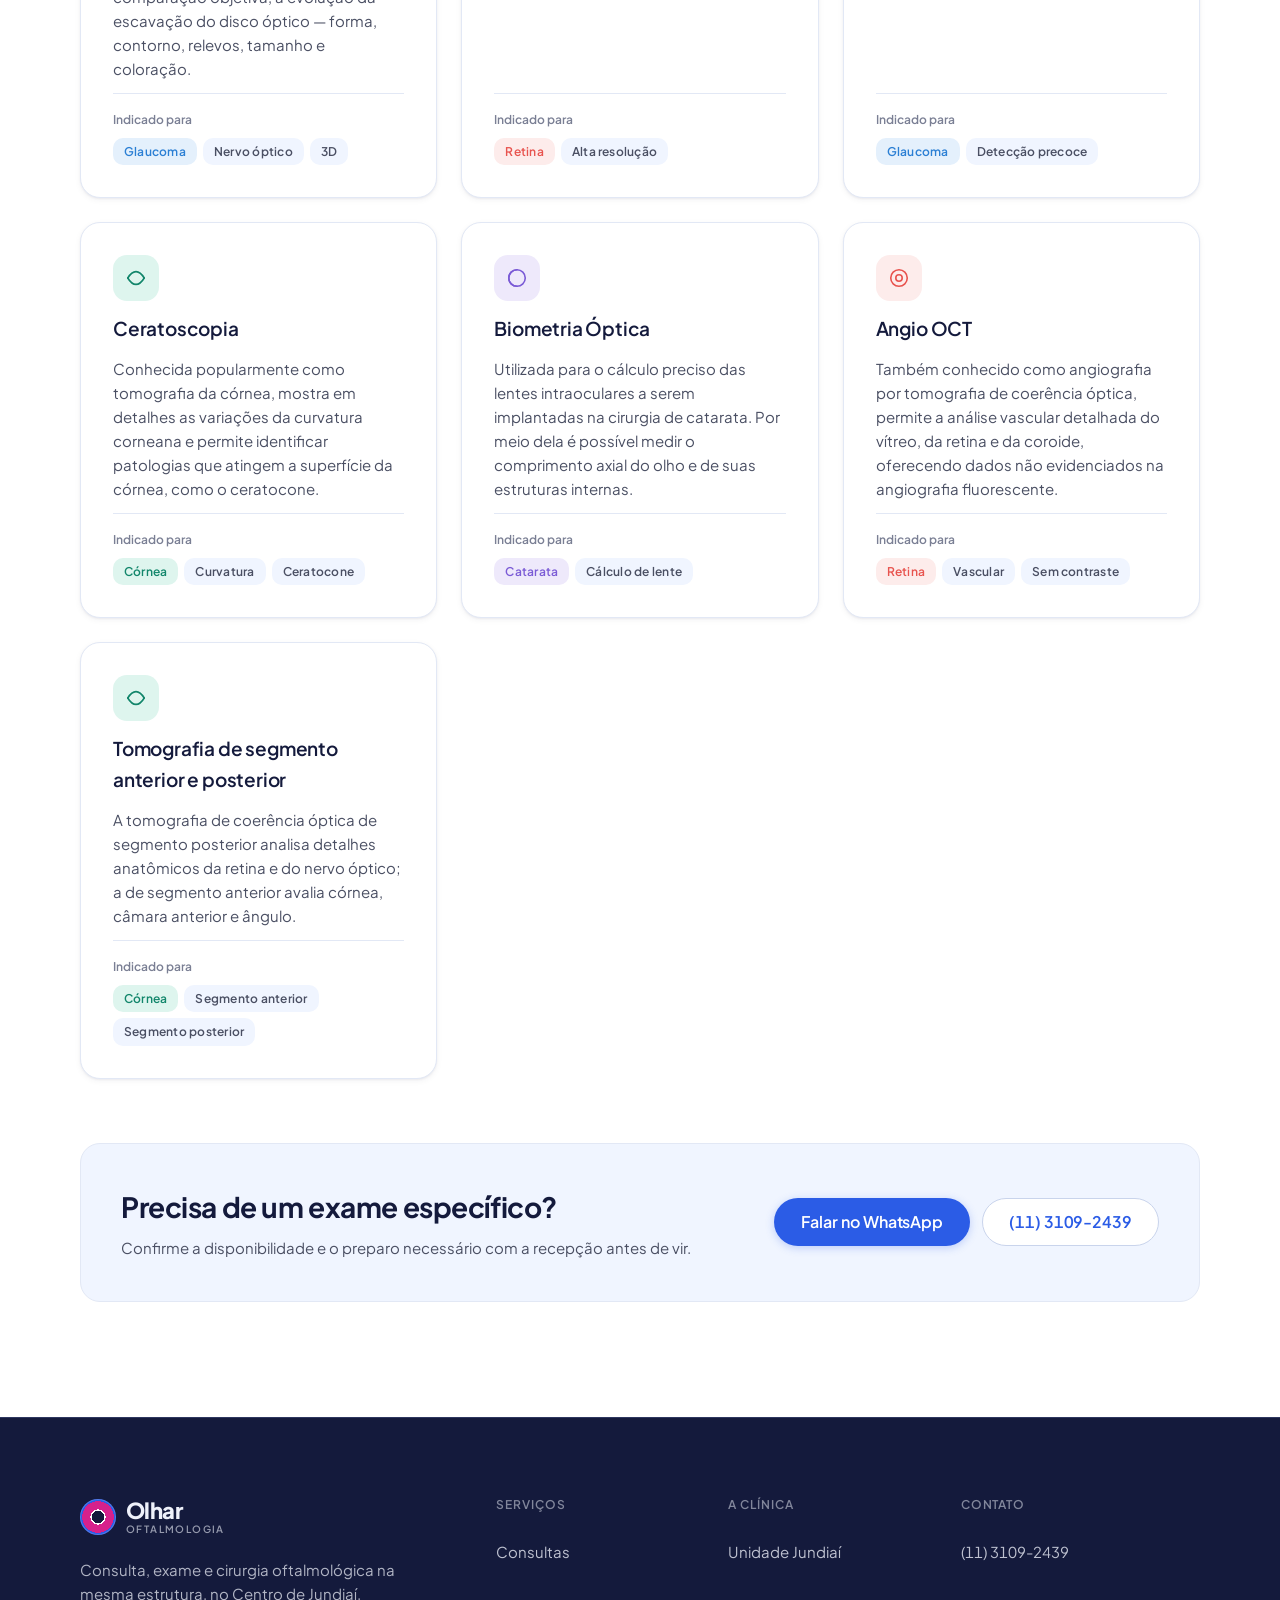
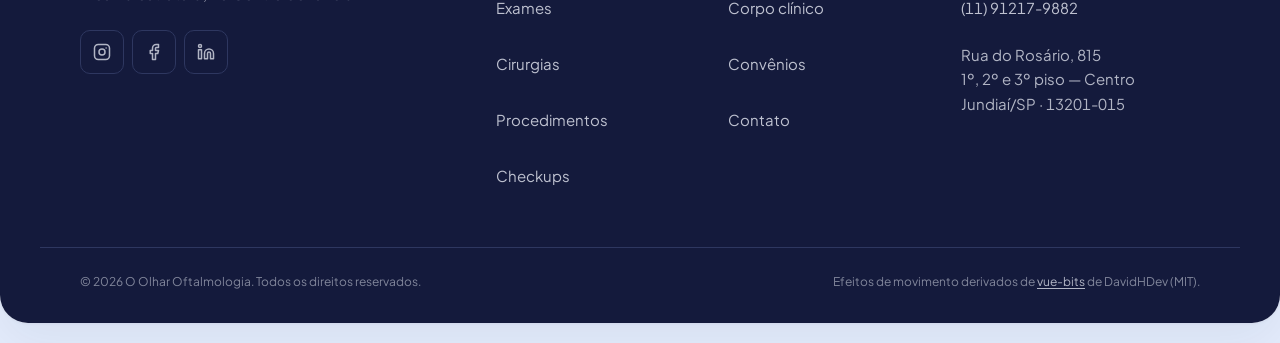
<file: exames.html>
<!DOCTYPE html>
<html lang="pt-BR">
<head>
<meta charset="UTF-8">
<meta name="viewport" content="width=device-width, initial-scale=1">
<title>Exames oftalmológicos em Jundiaí — O Olhar Oftalmologia</title>
<meta name="description" content="22 exames diagnósticos: OCT de retina e glaucoma, angio OCT, campimetria, paquimetria, ceratoscopia, mapeamento de retina e mais, na unidade de Jundiaí.">
<meta name="theme-color" content="#E4ECFC">

<meta property="og:type" content="website">
<meta property="og:title" content="Exames oftalmológicos em Jundiaí — O Olhar Oftalmologia">
<meta property="og:description" content="22 exames diagnósticos: OCT de retina e glaucoma, angio OCT, campimetria, paquimetria, ceratoscopia, mapeamento de retina e mais, na unidade de Jundiaí.">
<meta property="og:locale" content="pt_BR">

<link rel="preconnect" href="https://fonts.googleapis.com">
<link rel="preconnect" href="https://fonts.gstatic.com" crossorigin>
<link href="https://fonts.googleapis.com/css2?family=Plus+Jakarta+Sans:ital,wght@0,400;0,500;0,600;0,700;0,800;1,400&family=Caveat:wght@600&display=swap" rel="stylesheet">
<link rel="stylesheet" href="assets/css/style.css">
<link rel="icon" href="data:image/svg+xml,%3Csvg xmlns='http://www.w3.org/2000/svg' viewBox='0 0 32 32'%3E%3Ccircle cx='16' cy='16' r='16' fill='%23141A3C'/%3E%3Ccircle cx='16' cy='16' r='13' fill='%232B5CE6'/%3E%3Ccircle cx='16' cy='16' r='10' fill='%23D6218C'/%3E%3Ccircle cx='16' cy='16' r='6' fill='%23fff'/%3E%3Ccircle cx='16' cy='16' r='4.5' fill='%23141A3C'/%3E%3C/svg%3E">

<script type="application/ld+json">
{
  "@context": "https://schema.org",
  "@type": "MedicalClinic",
  "name": "O Olhar Oftalmologia",
  "medicalSpecialty": "Ophthalmologic",
  "url": "https://oolharoftalmologia.com.br/",
  "telephone": "+551131092439",
  "address": {
    "@type": "PostalAddress",
    "streetAddress": "Rua do Rosário, 815 — 1º, 2º e 3º piso",
    "addressLocality": "Jundiaí",
    "addressRegion": "SP",
    "postalCode": "13201-015",
    "addressCountry": "BR"
  },
  "sameAs": [
    "https://www.instagram.com/oolharoftalmologia/",
    "https://www.facebook.com/oolharoftalmologia",
    "https://www.linkedin.com/company/oolharoftalmologia"
  ]
}
</script>
</head>

<body>
<a class="skiplink" href="#conteudo">Ir para o conteúdo</a>

<div class="paper">

  <!-- ══════════ NAV ══════════ -->
  <header class="nav" data-scrolled="false">
    <a class="nav__brand" href="index.html" aria-label="O Olhar Oftalmologia — página inicial">
      <span class="nav__iris" aria-hidden="true"></span>
      <span class="nav__wordmark"><strong>Olhar</strong><small>Oftalmologia</small></span>
    </a>

    <nav class="nav__menu" id="menu" aria-label="Navegação principal">
      <a class="nav__link" href="exames.html">Exames</a>
      <a class="nav__link" href="checkups.html">Checkups</a>
      <a class="nav__link" href="cirurgias.html">Cirurgias</a>
      <a class="nav__link" href="a-clinica.html">A clínica</a>
      <a class="nav__link" href="convenios.html">Convênios</a>
      <a class="nav__link" href="contato.html">Contato</a>
    </nav>

    <div class="nav__actions">
      <a class="btn btn--primary btn--sm" href="https://wa.me/5511912179882" target="_blank" rel="noopener">
        Agendar consulta
      </a>
      <button class="nav__toggle" type="button" aria-expanded="false" aria-controls="menu" aria-label="Abrir menu">
        <span></span><span></span><span></span>
      </button>
    </div>
  </header>

  <main id="conteudo">
    <section class="pagehero">
      <div class="pagehero__bg" aria-hidden="true"></div>
      <div class="container">
        <nav class="breadcrumb" aria-label="Você está aqui">
          <a href="index.html">Início</a>
          <span aria-hidden="true">/</span>
          <span aria-current="page">Exames</span>
        </nav>
        <h1 class="pagehero__title" data-hero-item="1">22 exames, todos <span class="h2-accent">feitos aqui dentro</span></h1>
        <p class="pagehero__lead" data-hero-item="2">Sem encaminhamento para outro laboratório. O exame é feito na mesma visita em que o médico identifica a necessidade — do OCT à angiografia.</p>
      </div>
    </section>
    <section class="section">
      <div class="container">
        <div class="filters" role="group" aria-label="Filtrar exames por área"><button class="chip chip--filter" type="button" data-filter="all" aria-pressed="true">Todos <span class="chip__count">22</span></button><button class="chip chip--filter" type="button" data-filter="retina" aria-pressed="false">Retina <span class="chip__count">7</span></button><button class="chip chip--filter" type="button" data-filter="glaucoma" aria-pressed="false">Glaucoma <span class="chip__count">6</span></button><button class="chip chip--filter" type="button" data-filter="cornea" aria-pressed="false">Córnea <span class="chip__count">5</span></button><button class="chip chip--filter" type="button" data-filter="catarata" aria-pressed="false">Catarata <span class="chip__count">3</span></button><button class="chip chip--filter" type="button" data-filter="geral" aria-pressed="false">Geral <span class="chip__count">1</span></button><p class="filters__status" role="status" data-filter-status></p></div>
        <div class="grid grid--3" data-filter-target>
        <article class="card card--exam" data-cat="retina" data-reveal data-reveal-delay="0">
          <span class="card__icon card__icon--retina" aria-hidden="true"><svg viewBox="0 0 24 24" fill="none" stroke="currentColor" stroke-linecap="round" stroke-linejoin="round"><circle cx="12" cy="12" r="9"/><circle cx="12" cy="12" r="3.5"/></svg></span>
          <h2 class="card__title">Angiografia Fluoresceínica</h2>
          <p class="card__desc">Estuda detalhes da retina e sua circulação. Indicado em patologias vasculares da retina — diabetes, hipertensão arterial sistêmica, oclusões vasculares e anemia falciforme, entre outras.</p>
          <div class="card__tags"><span class="card__tags-label">Indicado para</span><span class="chip chip--retina">Retina</span><span class="chip">Vascular</span><span class="chip">Contraste</span></div>
        </article>
        <article class="card card--exam" data-cat="glaucoma" data-reveal data-reveal-delay="80">
          <span class="card__icon card__icon--glaucoma" aria-hidden="true"><svg viewBox="0 0 24 24" fill="none" stroke="currentColor" stroke-linecap="round" stroke-linejoin="round"><path d="M12 22s8-4 8-10V5l-8-3-8 3v7c0 6 8 10 8 10Z"/></svg></span>
          <h2 class="card__title">Campimetria</h2>
          <p class="card__desc">Exame ocular que estuda a percepção visual central e periférica. Quando o oftalmologista mede a visão de longe e de perto, está observando a percepção visual central.</p>
          <div class="card__tags"><span class="card__tags-label">Indicado para</span><span class="chip chip--glaucoma">Glaucoma</span><span class="chip">Campo visual</span></div>
        </article>
        <article class="card card--exam" data-cat="glaucoma" data-reveal data-reveal-delay="160">
          <span class="card__icon card__icon--glaucoma" aria-hidden="true"><svg viewBox="0 0 24 24" fill="none" stroke="currentColor" stroke-linecap="round" stroke-linejoin="round"><path d="M12 22s8-4 8-10V5l-8-3-8 3v7c0 6 8 10 8 10Z"/></svg></span>
          <h2 class="card__title">Curva tensional diária</h2>
          <p class="card__desc">Mede a pressão intraocular em diferentes horários ao longo do dia. Permite traçar um gráfico com os períodos de maior e menor medida, orientando os horários da prescrição medicamentosa.</p>
          <div class="card__tags"><span class="card__tags-label">Indicado para</span><span class="chip chip--glaucoma">Glaucoma</span><span class="chip">Pressão intraocular</span></div>
        </article>
        <article class="card card--exam" data-cat="retina" data-reveal data-reveal-delay="0">
          <span class="card__icon card__icon--retina" aria-hidden="true"><svg viewBox="0 0 24 24" fill="none" stroke="currentColor" stroke-linecap="round" stroke-linejoin="round"><circle cx="12" cy="12" r="9"/><circle cx="12" cy="12" r="3.5"/></svg></span>
          <h2 class="card__title">Fotocoagulação a laser</h2>
          <p class="card__desc">Procedimento usado no tratamento de doenças que afetam os vasos sanguíneos do olho localizados na retina. O nome pode ser complicado, mas é algo bastante simples e seguro.</p>
          <div class="card__tags"><span class="card__tags-label">Indicado para</span><span class="chip chip--retina">Retina</span><span class="chip">Procedimento</span><span class="chip">Laser</span></div>
        </article>
        <article class="card card--exam" data-cat="glaucoma" data-reveal data-reveal-delay="80">
          <span class="card__icon card__icon--glaucoma" aria-hidden="true"><svg viewBox="0 0 24 24" fill="none" stroke="currentColor" stroke-linecap="round" stroke-linejoin="round"><path d="M12 22s8-4 8-10V5l-8-3-8 3v7c0 6 8 10 8 10Z"/></svg></span>
          <h2 class="card__title">Gonioscopia</h2>
          <p class="card__desc">A lente da gonioscopia toca suavemente o olho e um feixe de luz é movido para avaliar toda a circunferência do ângulo. Principal em olhos com risco de glaucoma de ângulo fechado.</p>
          <div class="card__tags"><span class="card__tags-label">Indicado para</span><span class="chip chip--glaucoma">Glaucoma</span><span class="chip">Ângulo camerular</span></div>
        </article>
        <article class="card card--exam" data-cat="retina" data-reveal data-reveal-delay="160">
          <span class="card__icon card__icon--retina" aria-hidden="true"><svg viewBox="0 0 24 24" fill="none" stroke="currentColor" stroke-linecap="round" stroke-linejoin="round"><circle cx="12" cy="12" r="9"/><circle cx="12" cy="12" r="3.5"/></svg></span>
          <h2 class="card__title">Mapeamento de Retina</h2>
          <p class="card__desc">Auxilia no diagnóstico e acompanhamento de más-formações oculares, inflamações, problemas neurológicos, reumáticos e hematológicos, retinopatia diabética, hipertensão arterial, glaucoma, descolamento de retina e até tumores.</p>
          <div class="card__tags"><span class="card__tags-label">Indicado para</span><span class="chip chip--retina">Retina</span><span class="chip">Diagnóstico amplo</span></div>
        </article>
        <article class="card card--exam" data-cat="cornea" data-reveal data-reveal-delay="0">
          <span class="card__icon card__icon--cornea" aria-hidden="true"><svg viewBox="0 0 24 24" fill="none" stroke="currentColor" stroke-linecap="round" stroke-linejoin="round"><path d="M3 12c3-5 6-7 9-7s6 2 9 7"/><path d="M3 12c3 5 6 7 9 7s6-2 9-7"/></svg></span>
          <h2 class="card__title">Microscopia Especular</h2>
          <p class="card__desc">Exame indolor que analisa a quantidade de células presentes na camada mais profunda da córnea — o endotélio corneano — bem como seu formato e tamanho, para verificar se permanecem saudáveis.</p>
          <div class="card__tags"><span class="card__tags-label">Indicado para</span><span class="chip chip--cornea">Córnea</span><span class="chip">Endotélio</span><span class="chip">Indolor</span></div>
        </article>
        <article class="card card--exam" data-cat="catarata" data-reveal data-reveal-delay="80">
          <span class="card__icon card__icon--catarata" aria-hidden="true"><svg viewBox="0 0 24 24" fill="none" stroke="currentColor" stroke-linecap="round" stroke-linejoin="round"><circle cx="12" cy="12" r="9"/><path d="M12 3a9 9 0 0 0 0 18"/></svg></span>
          <h2 class="card__title">Potencial de Acuidade</h2>
          <p class="card__desc">Avalia o potencial de visão do paciente: o máximo de acuidade visual excluindo alterações como opacificações e erros de refração. Permite estabelecer o prognóstico visual antes de cirurgias.</p>
          <div class="card__tags"><span class="card__tags-label">Indicado para</span><span class="chip chip--catarata">Catarata</span><span class="chip">Pré-cirúrgico</span></div>
        </article>
        <article class="card card--exam" data-cat="cornea" data-reveal data-reveal-delay="160">
          <span class="card__icon card__icon--cornea" aria-hidden="true"><svg viewBox="0 0 24 24" fill="none" stroke="currentColor" stroke-linecap="round" stroke-linejoin="round"><path d="M3 12c3-5 6-7 9-7s6 2 9 7"/><path d="M3 12c3 5 6 7 9 7s6-2 9-7"/></svg></span>
          <h2 class="card__title">Paquimetria</h2>
          <p class="card__desc">Por meio de uma sonda ultrassônica, o médico determina a espessura da córnea. O exame é realizado após a instilação de colírio anestésico e é indolor.</p>
          <div class="card__tags"><span class="card__tags-label">Indicado para</span><span class="chip chip--cornea">Córnea</span><span class="chip">Espessura corneana</span><span class="chip">Indolor</span></div>
        </article>
        <article class="card card--exam" data-cat="retina" data-reveal data-reveal-delay="0">
          <span class="card__icon card__icon--retina" aria-hidden="true"><svg viewBox="0 0 24 24" fill="none" stroke="currentColor" stroke-linecap="round" stroke-linejoin="round"><circle cx="12" cy="12" r="9"/><circle cx="12" cy="12" r="3.5"/></svg></span>
          <h2 class="card__title">Retinografia</h2>
          <p class="card__desc">Indicada para diagnóstico e acompanhamento de doenças que afetam a retina e o nervo óptico. Importante em pessoas com miopia, diabetes mellitus, hipertensão arterial, alterações da mácula e tumores oculares.</p>
          <div class="card__tags"><span class="card__tags-label">Indicado para</span><span class="chip chip--retina">Retina</span><span class="chip">Fotografia do fundo</span></div>
        </article>
        <article class="card card--exam" data-cat="cornea" data-reveal data-reveal-delay="80">
          <span class="card__icon card__icon--cornea" aria-hidden="true"><svg viewBox="0 0 24 24" fill="none" stroke="currentColor" stroke-linecap="round" stroke-linejoin="round"><path d="M3 12c3-5 6-7 9-7s6 2 9 7"/><path d="M3 12c3 5 6 7 9 7s6-2 9-7"/></svg></span>
          <h2 class="card__title">Teste de lente de contato</h2>
          <p class="card__desc">O tamanho da pupila é medido durante o exame para adaptação de lentes de contato. O médico compara o tamanho das suas pupilas com ilustrações de diferentes tamanhos numa régua especial.</p>
          <div class="card__tags"><span class="card__tags-label">Indicado para</span><span class="chip chip--cornea">Córnea</span><span class="chip">Adaptação</span></div>
        </article>
        <article class="card card--exam" data-cat="geral" data-reveal data-reveal-delay="160">
          <span class="card__icon card__icon--geral" aria-hidden="true"><svg viewBox="0 0 24 24" fill="none" stroke="currentColor" stroke-linecap="round" stroke-linejoin="round"><path d="M2 12s3-7 10-7 10 7 10 7-3 7-10 7-10-7-10-7Z"/><circle cx="12" cy="12" r="3"/></svg></span>
          <h2 class="card__title">Teste Ortóptico</h2>
          <p class="card__desc">Realizado pelo ortoptista após indicação do oftalmologista, analisa a existência de alguma alteração da motilidade ocular — o movimento dos olhos — e, quando for o caso, conduz o tratamento adequado.</p>
          <div class="card__tags"><span class="card__tags-label">Indicado para</span><span class="chip">Motilidade ocular</span></div>
        </article>
        <article class="card card--exam" data-cat="retina" data-reveal data-reveal-delay="0">
          <span class="card__icon card__icon--retina" aria-hidden="true"><svg viewBox="0 0 24 24" fill="none" stroke="currentColor" stroke-linecap="round" stroke-linejoin="round"><circle cx="12" cy="12" r="9"/><circle cx="12" cy="12" r="3.5"/></svg></span>
          <h2 class="card__title">Ultrassom ocular</h2>
          <p class="card__desc">Avalia as estruturas internas do globo ocular. Diagnostica descolamento de retina, hemorragias, luxação de cristalino e lesões inflamatórias, sendo indispensável na definição de tumores intraoculares.</p>
          <div class="card__tags"><span class="card__tags-label">Indicado para</span><span class="chip chip--retina">Retina</span><span class="chip">Estruturas internas</span></div>
        </article>
        <article class="card card--exam" data-cat="catarata" data-reveal data-reveal-delay="80">
          <span class="card__icon card__icon--catarata" aria-hidden="true"><svg viewBox="0 0 24 24" fill="none" stroke="currentColor" stroke-linecap="round" stroke-linejoin="round"><circle cx="12" cy="12" r="9"/><path d="M12 3a9 9 0 0 0 0 18"/></svg></span>
          <h2 class="card__title">Capsulotomia YAG laser</h2>
          <p class="card__desc">Técnica realizada sob anestesia tópica (gotas) em regime ambulatorial. Leva apenas alguns minutos e é indolor tanto durante o procedimento quanto no pós-operatório.</p>
          <div class="card__tags"><span class="card__tags-label">Indicado para</span><span class="chip chip--catarata">Catarata</span><span class="chip">Procedimento</span><span class="chip">Ambulatorial</span></div>
        </article>
        <article class="card card--exam" data-cat="glaucoma" data-reveal data-reveal-delay="160">
          <span class="card__icon card__icon--glaucoma" aria-hidden="true"><svg viewBox="0 0 24 24" fill="none" stroke="currentColor" stroke-linecap="round" stroke-linejoin="round"><path d="M12 22s8-4 8-10V5l-8-3-8 3v7c0 6 8 10 8 10Z"/></svg></span>
          <h2 class="card__title">Iridectomia</h2>
          <p class="card__desc">Procedimento no qual é feita uma pequena abertura na área periférica da íris. O objetivo é permitir a passagem do humor aquoso da câmara posterior para a anterior, facilitando sua drenagem para fora do olho e evitando o aumento da pressão intraocular.</p>
          <div class="card__tags"><span class="card__tags-label">Indicado para</span><span class="chip chip--glaucoma">Glaucoma</span><span class="chip">Procedimento</span></div>
        </article>
        <article class="card card--exam" data-cat="glaucoma" data-reveal data-reveal-delay="0">
          <span class="card__icon card__icon--glaucoma" aria-hidden="true"><svg viewBox="0 0 24 24" fill="none" stroke="currentColor" stroke-linecap="round" stroke-linejoin="round"><path d="M12 22s8-4 8-10V5l-8-3-8 3v7c0 6 8 10 8 10Z"/></svg></span>
          <h2 class="card__title">Estereofoto de papila</h2>
          <p class="card__desc">Também chamada retinografia estereoscópica de papila do nervo óptico: fotografia colorida montada em 3D. Permite acompanhar, por comparação objetiva, a evolução da escavação do disco óptico — forma, contorno, relevos, tamanho e coloração.</p>
          <div class="card__tags"><span class="card__tags-label">Indicado para</span><span class="chip chip--glaucoma">Glaucoma</span><span class="chip">Nervo óptico</span><span class="chip">3D</span></div>
        </article>
        <article class="card card--exam" data-cat="retina" data-reveal data-reveal-delay="80">
          <span class="card__icon card__icon--retina" aria-hidden="true"><svg viewBox="0 0 24 24" fill="none" stroke="currentColor" stroke-linecap="round" stroke-linejoin="round"><circle cx="12" cy="12" r="9"/><circle cx="12" cy="12" r="3.5"/></svg></span>
          <h2 class="card__title">OCT de Retina</h2>
          <p class="card__desc">A tomografia de coerência óptica avalia as camadas retinianas, a escavação do nervo óptico e a camada de fibras nervosas peripapilares.</p>
          <div class="card__tags"><span class="card__tags-label">Indicado para</span><span class="chip chip--retina">Retina</span><span class="chip">Alta resolução</span></div>
        </article>
        <article class="card card--exam" data-cat="glaucoma" data-reveal data-reveal-delay="160">
          <span class="card__icon card__icon--glaucoma" aria-hidden="true"><svg viewBox="0 0 24 24" fill="none" stroke="currentColor" stroke-linecap="round" stroke-linejoin="round"><path d="M12 22s8-4 8-10V5l-8-3-8 3v7c0 6 8 10 8 10Z"/></svg></span>
          <h2 class="card__title">OCT de Glaucoma</h2>
          <p class="card__desc">Um dos mais modernos exames da oftalmologia. Ajuda a detectar condições oculares do glaucoma, inclusive em sua forma precoce.</p>
          <div class="card__tags"><span class="card__tags-label">Indicado para</span><span class="chip chip--glaucoma">Glaucoma</span><span class="chip">Detecção precoce</span></div>
        </article>
        <article class="card card--exam" data-cat="cornea" data-reveal data-reveal-delay="0">
          <span class="card__icon card__icon--cornea" aria-hidden="true"><svg viewBox="0 0 24 24" fill="none" stroke="currentColor" stroke-linecap="round" stroke-linejoin="round"><path d="M3 12c3-5 6-7 9-7s6 2 9 7"/><path d="M3 12c3 5 6 7 9 7s6-2 9-7"/></svg></span>
          <h2 class="card__title">Ceratoscopia</h2>
          <p class="card__desc">Conhecida popularmente como tomografia da córnea, mostra em detalhes as variações da curvatura corneana e permite identificar patologias que atingem a superfície da córnea, como o ceratocone.</p>
          <div class="card__tags"><span class="card__tags-label">Indicado para</span><span class="chip chip--cornea">Córnea</span><span class="chip">Curvatura</span><span class="chip">Ceratocone</span></div>
        </article>
        <article class="card card--exam" data-cat="catarata" data-reveal data-reveal-delay="80">
          <span class="card__icon card__icon--catarata" aria-hidden="true"><svg viewBox="0 0 24 24" fill="none" stroke="currentColor" stroke-linecap="round" stroke-linejoin="round"><circle cx="12" cy="12" r="9"/><path d="M12 3a9 9 0 0 0 0 18"/></svg></span>
          <h2 class="card__title">Biometria Óptica</h2>
          <p class="card__desc">Utilizada para o cálculo preciso das lentes intraoculares a serem implantadas na cirurgia de catarata. Por meio dela é possível medir o comprimento axial do olho e de suas estruturas internas.</p>
          <div class="card__tags"><span class="card__tags-label">Indicado para</span><span class="chip chip--catarata">Catarata</span><span class="chip">Cálculo de lente</span></div>
        </article>
        <article class="card card--exam" data-cat="retina" data-reveal data-reveal-delay="160">
          <span class="card__icon card__icon--retina" aria-hidden="true"><svg viewBox="0 0 24 24" fill="none" stroke="currentColor" stroke-linecap="round" stroke-linejoin="round"><circle cx="12" cy="12" r="9"/><circle cx="12" cy="12" r="3.5"/></svg></span>
          <h2 class="card__title">Angio OCT</h2>
          <p class="card__desc">Também conhecido como angiografia por tomografia de coerência óptica, permite a análise vascular detalhada do vítreo, da retina e da coroide, oferecendo dados não evidenciados na angiografia fluorescente.</p>
          <div class="card__tags"><span class="card__tags-label">Indicado para</span><span class="chip chip--retina">Retina</span><span class="chip">Vascular</span><span class="chip">Sem contraste</span></div>
        </article>
        <article class="card card--exam" data-cat="cornea" data-reveal data-reveal-delay="0">
          <span class="card__icon card__icon--cornea" aria-hidden="true"><svg viewBox="0 0 24 24" fill="none" stroke="currentColor" stroke-linecap="round" stroke-linejoin="round"><path d="M3 12c3-5 6-7 9-7s6 2 9 7"/><path d="M3 12c3 5 6 7 9 7s6-2 9-7"/></svg></span>
          <h2 class="card__title">Tomografia de segmento anterior e posterior</h2>
          <p class="card__desc">A tomografia de coerência óptica de segmento posterior analisa detalhes anatômicos da retina e do nervo óptico; a de segmento anterior avalia córnea, câmara anterior e ângulo.</p>
          <div class="card__tags"><span class="card__tags-label">Indicado para</span><span class="chip chip--cornea">Córnea</span><span class="chip">Segmento anterior</span><span class="chip">Segmento posterior</span></div>
        </article></div><p class="emptystate" hidden data-filter-empty>Nenhum exame nesta área.</p>
        <div style="margin-top: var(--sp-9)">
      <div class="ctaslim" data-reveal>
        <div>
          <h2>Precisa de um exame específico?</h2>
          <p>Confirme a disponibilidade e o preparo necessário com a recepção antes de vir.</p>
        </div>
        <div class="ctaslim__actions">
          <a class="btn btn--primary" href="https://wa.me/5511912179882" target="_blank" rel="noopener">Falar no WhatsApp</a>
          <a class="btn btn--secondary" href="tel:+551131092439"><span class="tnum">(11) 3109-2439</span></a>
        </div>
      </div></div>
      </div>
    </section>
  </main>

  <!-- ══════════ FOOTER ══════════ -->
  <footer class="footer">
    <div class="container footer__grid">
      <div class="footer__brand">
        <a class="nav__brand nav__brand--onDark" href="index.html" aria-label="O Olhar Oftalmologia">
          <span class="nav__iris" aria-hidden="true"></span>
          <span class="nav__wordmark"><strong>Olhar</strong><small>Oftalmologia</small></span>
        </a>
        <p>Consulta, exame e cirurgia oftalmológica na mesma estrutura, no Centro de Jundiaí.</p>
        <ul class="footer__social">
          <li><a href="https://www.instagram.com/oolharoftalmologia/" target="_blank" rel="noopener" aria-label="Instagram">
            <svg viewBox="0 0 24 24" fill="none" stroke="currentColor" stroke-width="2" stroke-linecap="round" stroke-linejoin="round" aria-hidden="true"><rect x="2" y="2" width="20" height="20" rx="5"/><circle cx="12" cy="12" r="4"/><path d="M17.5 6.5h.01"/></svg></a></li>
          <li><a href="https://www.facebook.com/oolharoftalmologia" target="_blank" rel="noopener" aria-label="Facebook">
            <svg viewBox="0 0 24 24" fill="none" stroke="currentColor" stroke-width="2" stroke-linecap="round" stroke-linejoin="round" aria-hidden="true"><path d="M18 2h-3a5 5 0 0 0-5 5v3H7v4h3v8h4v-8h3l1-4h-4V7a1 1 0 0 1 1-1h3Z"/></svg></a></li>
          <li><a href="https://www.linkedin.com/company/oolharoftalmologia" target="_blank" rel="noopener" aria-label="LinkedIn">
            <svg viewBox="0 0 24 24" fill="none" stroke="currentColor" stroke-width="2" stroke-linecap="round" stroke-linejoin="round" aria-hidden="true"><path d="M16 8a6 6 0 0 1 6 6v7h-4v-7a2 2 0 0 0-4 0v7h-4v-7a6 6 0 0 1 6-6Z"/><rect x="2" y="9" width="4" height="12"/><circle cx="4" cy="4" r="2"/></svg></a></li>
        </ul>
      </div>

      <nav class="footer__col" aria-label="Serviços">
        <h3>Serviços</h3>
        <a href="consultas.html">Consultas</a>
        <a href="exames.html">Exames</a>
        <a href="cirurgias.html">Cirurgias</a>
        <a href="procedimentos.html">Procedimentos</a>
        <a href="checkups.html">Checkups</a>
      </nav>

      <nav class="footer__col" aria-label="A clínica">
        <h3>A clínica</h3>
        <a href="a-clinica.html">Unidade Jundiaí</a>
        <a href="equipe.html">Corpo clínico</a>
        <a href="convenios.html">Convênios</a>
        <a href="contato.html">Contato</a>
      </nav>

      <div class="footer__col">
        <h3>Contato</h3>
        <a class="tnum" href="tel:+551131092439">(11) 3109-2439</a>
        <a class="tnum" href="https://wa.me/5511912179882" target="_blank" rel="noopener">(11) 91217-9882</a>
        <address>
          Rua do Rosário, 815<br>
          1º, 2º e 3º piso — Centro<br>
          Jundiaí/SP · <span class="tnum">13201-015</span>
        </address>
      </div>
    </div>

    <div class="container footer__bottom">
      <p>© <span id="ano">2026</span> O Olhar Oftalmologia. Todos os direitos reservados.</p>
      <p class="footer__credit">
        Efeitos de movimento derivados de
        <a href="https://github.com/DavidHDev/vue-bits" target="_blank" rel="noopener">vue-bits</a>
        de DavidHDev (MIT).
      </p>
    </div>
  </footer>

</div><!-- /.paper -->

<!-- barra de ação fixa — mobile -->
<div class="actionbar">
  <a class="btn btn--secondary" href="tel:+551131092439">
    <svg viewBox="0 0 24 24" fill="none" stroke="currentColor" stroke-width="2" stroke-linecap="round" stroke-linejoin="round" aria-hidden="true"><path d="M22 16.92v3a2 2 0 0 1-2.18 2 19.79 19.79 0 0 1-8.63-3.07 19.5 19.5 0 0 1-6-6 19.79 19.79 0 0 1-3.07-8.67A2 2 0 0 1 4.11 2h3a2 2 0 0 1 2 1.72c.13.96.36 1.9.7 2.81a2 2 0 0 1-.45 2.11L8.09 9.91a16 16 0 0 0 6 6l1.27-1.27a2 2 0 0 1 2.11-.45c.9.34 1.85.57 2.81.7A2 2 0 0 1 22 16.92Z"/></svg>
    Ligar
  </a>
  <a class="btn btn--primary" href="https://wa.me/5511912179882" target="_blank" rel="noopener">
    <svg viewBox="0 0 24 24" fill="currentColor" aria-hidden="true"><path d="M17.47 14.38c-.3-.15-1.76-.87-2.03-.97-.27-.1-.47-.15-.67.15-.2.3-.77.97-.94 1.17-.17.2-.35.22-.65.07-.3-.15-1.26-.46-2.4-1.48-.89-.79-1.49-1.77-1.66-2.07-.17-.3-.02-.46.13-.61.13-.13.3-.35.45-.52.15-.17.2-.3.3-.5.1-.2.05-.37-.02-.52-.08-.15-.67-1.61-.92-2.21-.24-.58-.49-.5-.67-.51h-.57c-.2 0-.52.07-.79.37s-1.04 1.02-1.04 2.48 1.07 2.88 1.22 3.08c.15.2 2.1 3.2 5.08 4.49.71.31 1.26.49 1.69.63.71.23 1.36.19 1.87.12.57-.09 1.76-.72 2.01-1.41.25-.7.25-1.29.17-1.42-.07-.13-.27-.2-.57-.35ZM12.05 21.8h-.01a9.8 9.8 0 0 1-4.99-1.37l-.36-.21-3.71.97.99-3.62-.23-.37a9.78 9.78 0 0 1-1.5-5.22c0-5.4 4.4-9.8 9.81-9.8a9.74 9.74 0 0 1 6.93 2.88 9.72 9.72 0 0 1 2.87 6.93c0 5.4-4.4 9.81-9.8 9.81Z"/></svg>
    WhatsApp
  </a>
</div>

<script src="assets/js/main.js" defer></script>
</body>
</html>
</file>
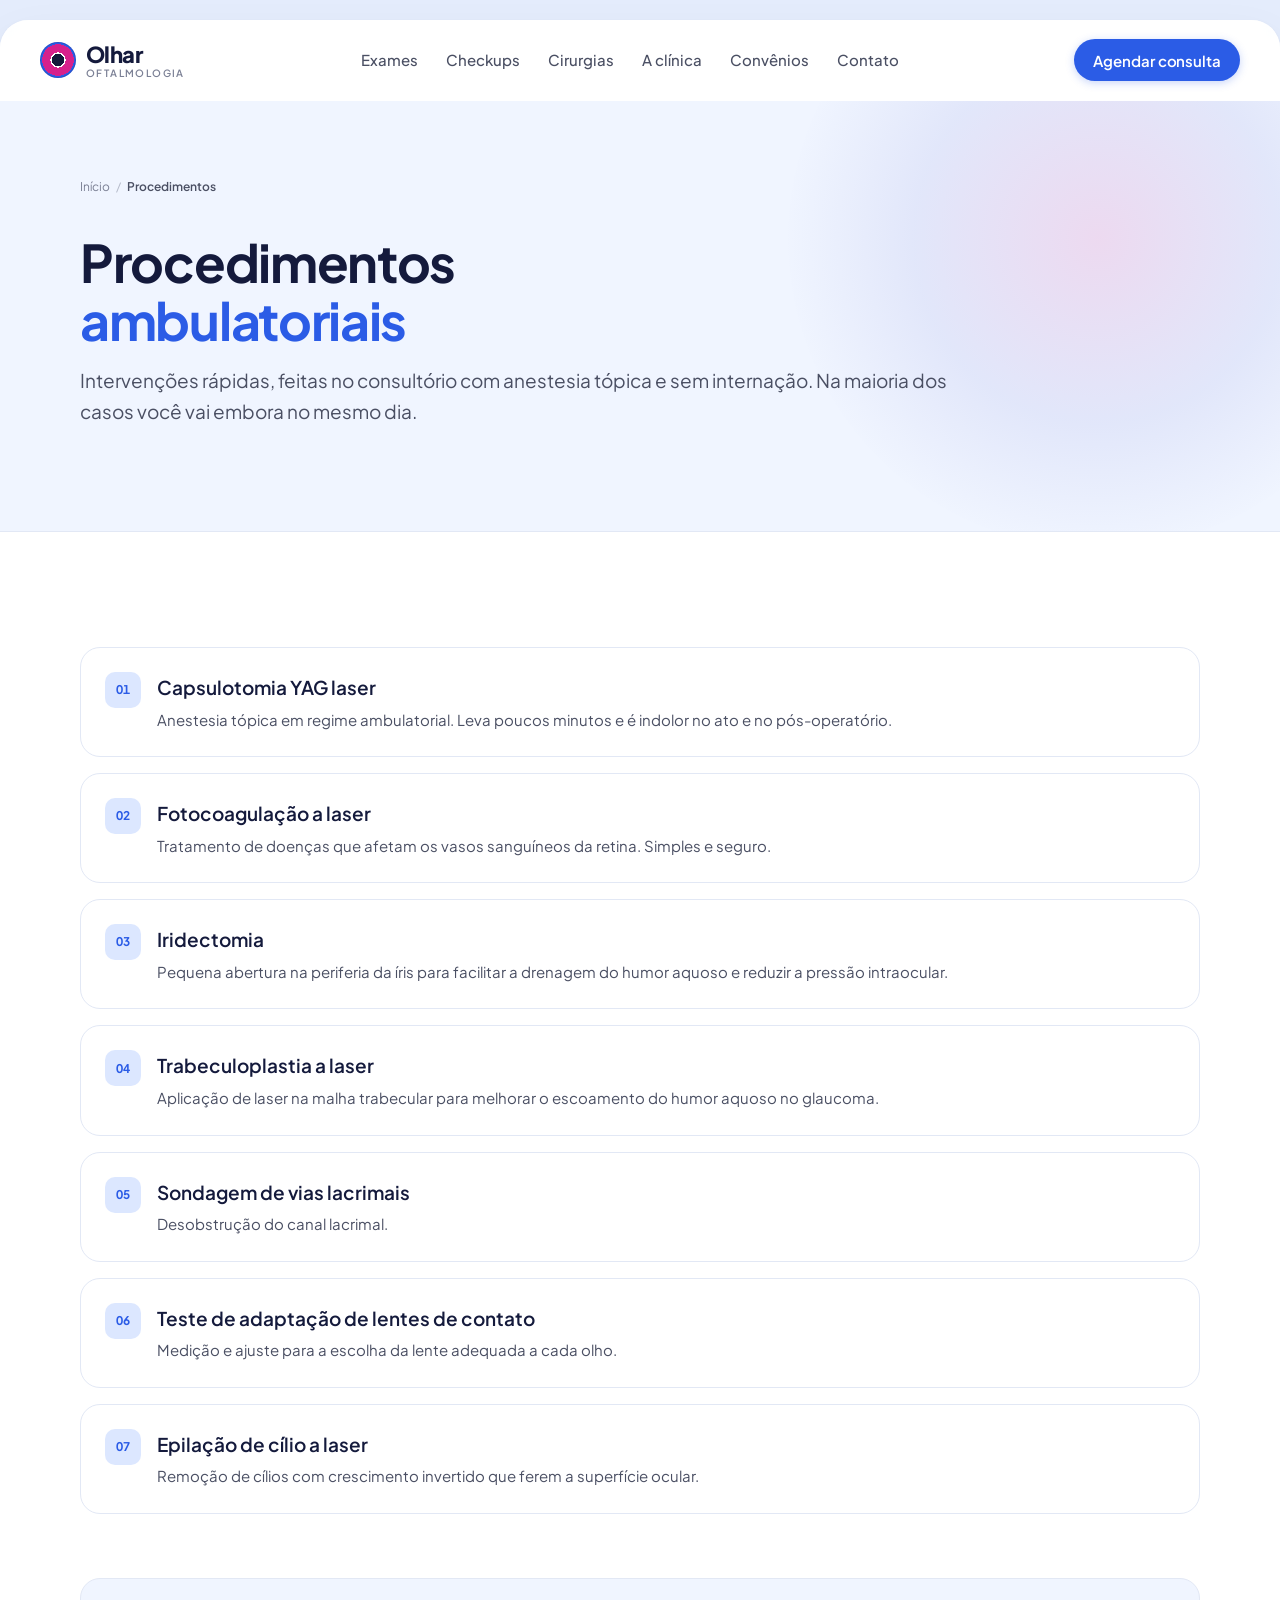
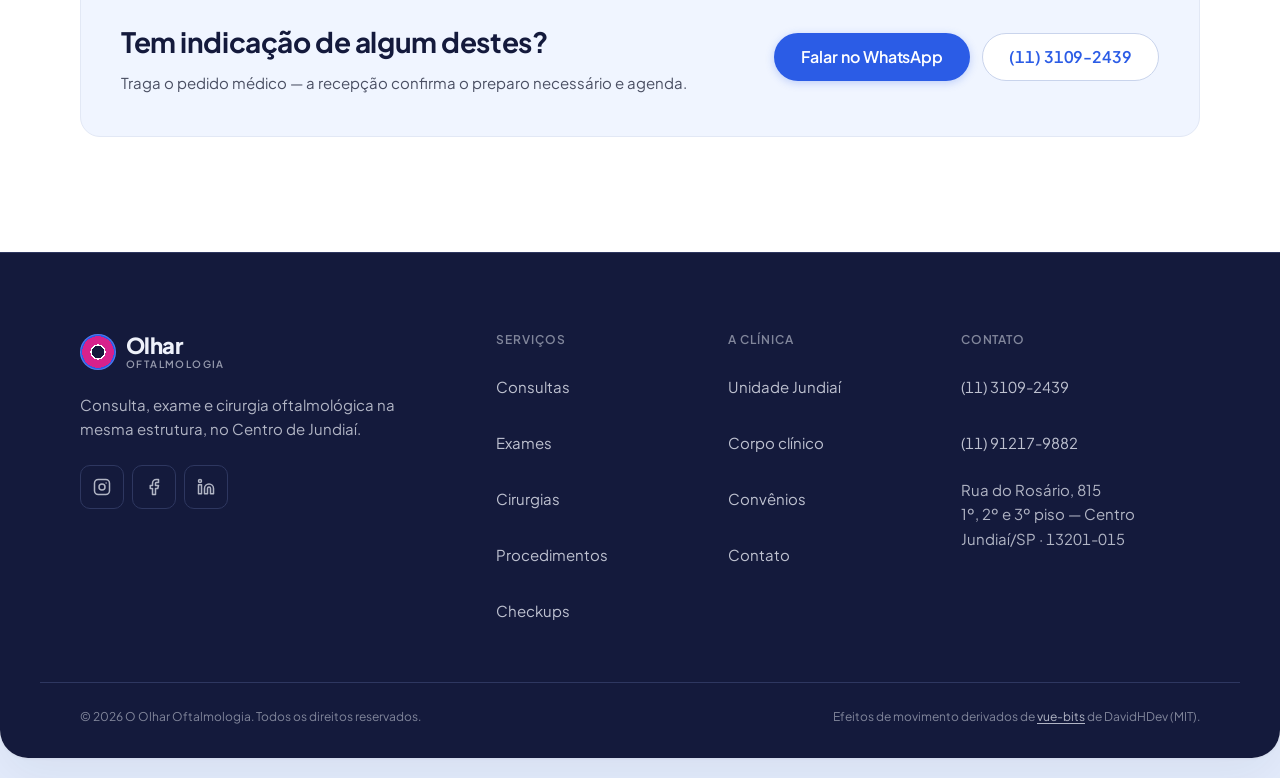
<file: procedimentos.html>
<!DOCTYPE html>
<html lang="pt-BR">
<head>
<meta charset="UTF-8">
<meta name="viewport" content="width=device-width, initial-scale=1">
<title>Procedimentos oftalmológicos ambulatoriais — O Olhar Oftalmologia</title>
<meta name="description" content="Capsulotomia YAG, fotocoagulação a laser, iridectomia, trabeculoplastia, sondagem de vias lacrimais e adaptação de lentes de contato em Jundiaí.">
<meta name="theme-color" content="#E4ECFC">

<meta property="og:type" content="website">
<meta property="og:title" content="Procedimentos oftalmológicos ambulatoriais — O Olhar Oftalmologia">
<meta property="og:description" content="Capsulotomia YAG, fotocoagulação a laser, iridectomia, trabeculoplastia, sondagem de vias lacrimais e adaptação de lentes de contato em Jundiaí.">
<meta property="og:locale" content="pt_BR">

<link rel="preconnect" href="https://fonts.googleapis.com">
<link rel="preconnect" href="https://fonts.gstatic.com" crossorigin>
<link href="https://fonts.googleapis.com/css2?family=Plus+Jakarta+Sans:ital,wght@0,400;0,500;0,600;0,700;0,800;1,400&family=Caveat:wght@600&display=swap" rel="stylesheet">
<link rel="stylesheet" href="assets/css/style.css">
<link rel="icon" href="data:image/svg+xml,%3Csvg xmlns='http://www.w3.org/2000/svg' viewBox='0 0 32 32'%3E%3Ccircle cx='16' cy='16' r='16' fill='%23141A3C'/%3E%3Ccircle cx='16' cy='16' r='13' fill='%232B5CE6'/%3E%3Ccircle cx='16' cy='16' r='10' fill='%23D6218C'/%3E%3Ccircle cx='16' cy='16' r='6' fill='%23fff'/%3E%3Ccircle cx='16' cy='16' r='4.5' fill='%23141A3C'/%3E%3C/svg%3E">

<script type="application/ld+json">
{
  "@context": "https://schema.org",
  "@type": "MedicalClinic",
  "name": "O Olhar Oftalmologia",
  "medicalSpecialty": "Ophthalmologic",
  "url": "https://oolharoftalmologia.com.br/",
  "telephone": "+551131092439",
  "address": {
    "@type": "PostalAddress",
    "streetAddress": "Rua do Rosário, 815 — 1º, 2º e 3º piso",
    "addressLocality": "Jundiaí",
    "addressRegion": "SP",
    "postalCode": "13201-015",
    "addressCountry": "BR"
  },
  "sameAs": [
    "https://www.instagram.com/oolharoftalmologia/",
    "https://www.facebook.com/oolharoftalmologia",
    "https://www.linkedin.com/company/oolharoftalmologia"
  ]
}
</script>
</head>

<body>
<a class="skiplink" href="#conteudo">Ir para o conteúdo</a>

<div class="paper">

  <!-- ══════════ NAV ══════════ -->
  <header class="nav" data-scrolled="false">
    <a class="nav__brand" href="index.html" aria-label="O Olhar Oftalmologia — página inicial">
      <span class="nav__iris" aria-hidden="true"></span>
      <span class="nav__wordmark"><strong>Olhar</strong><small>Oftalmologia</small></span>
    </a>

    <nav class="nav__menu" id="menu" aria-label="Navegação principal">
      <a class="nav__link" href="exames.html">Exames</a>
      <a class="nav__link" href="checkups.html">Checkups</a>
      <a class="nav__link" href="cirurgias.html">Cirurgias</a>
      <a class="nav__link" href="a-clinica.html">A clínica</a>
      <a class="nav__link" href="convenios.html">Convênios</a>
      <a class="nav__link" href="contato.html">Contato</a>
    </nav>

    <div class="nav__actions">
      <a class="btn btn--primary btn--sm" href="https://wa.me/5511912179882" target="_blank" rel="noopener">
        Agendar consulta
      </a>
      <button class="nav__toggle" type="button" aria-expanded="false" aria-controls="menu" aria-label="Abrir menu">
        <span></span><span></span><span></span>
      </button>
    </div>
  </header>

  <main id="conteudo">
    <section class="pagehero">
      <div class="pagehero__bg" aria-hidden="true"></div>
      <div class="container">
        <nav class="breadcrumb" aria-label="Você está aqui">
          <a href="index.html">Início</a>
          <span aria-hidden="true">/</span>
          <span aria-current="page">Procedimentos</span>
        </nav>
        <h1 class="pagehero__title" data-hero-item="1">Procedimentos <span class="h2-accent">ambulatoriais</span></h1>
        <p class="pagehero__lead" data-hero-item="2">Intervenções rápidas, feitas no consultório com anestesia tópica e sem internação. Na maioria dos casos você vai embora no mesmo dia.</p>
      </div>
    </section>
    <section class="section">
      <div class="container">
        <div class="itemlist">

        <article class="item" data-reveal data-reveal-delay="0">
          <span class="item__num" aria-hidden="true">01</span>
          <div>
            <h3 class="item__title">Capsulotomia YAG laser</h3>
            <p class="item__desc">Anestesia tópica em regime ambulatorial. Leva poucos minutos e é indolor no ato e no pós-operatório.</p>
          </div>
        </article>

        <article class="item" data-reveal data-reveal-delay="40">
          <span class="item__num" aria-hidden="true">02</span>
          <div>
            <h3 class="item__title">Fotocoagulação a laser</h3>
            <p class="item__desc">Tratamento de doenças que afetam os vasos sanguíneos da retina. Simples e seguro.</p>
          </div>
        </article>

        <article class="item" data-reveal data-reveal-delay="80">
          <span class="item__num" aria-hidden="true">03</span>
          <div>
            <h3 class="item__title">Iridectomia</h3>
            <p class="item__desc">Pequena abertura na periferia da íris para facilitar a drenagem do humor aquoso e reduzir a pressão intraocular.</p>
          </div>
        </article>

        <article class="item" data-reveal data-reveal-delay="120">
          <span class="item__num" aria-hidden="true">04</span>
          <div>
            <h3 class="item__title">Trabeculoplastia a laser</h3>
            <p class="item__desc">Aplicação de laser na malha trabecular para melhorar o escoamento do humor aquoso no glaucoma.</p>
          </div>
        </article>

        <article class="item" data-reveal data-reveal-delay="160">
          <span class="item__num" aria-hidden="true">05</span>
          <div>
            <h3 class="item__title">Sondagem de vias lacrimais</h3>
            <p class="item__desc">Desobstrução do canal lacrimal.</p>
          </div>
        </article>

        <article class="item" data-reveal data-reveal-delay="200">
          <span class="item__num" aria-hidden="true">06</span>
          <div>
            <h3 class="item__title">Teste de adaptação de lentes de contato</h3>
            <p class="item__desc">Medição e ajuste para a escolha da lente adequada a cada olho.</p>
          </div>
        </article>

        <article class="item" data-reveal data-reveal-delay="240">
          <span class="item__num" aria-hidden="true">07</span>
          <div>
            <h3 class="item__title">Epilação de cílio a laser</h3>
            <p class="item__desc">Remoção de cílios com crescimento invertido que ferem a superfície ocular.</p>
          </div>
        </article>
</div>
        <div style="margin-top: var(--sp-9)">
      <div class="ctaslim" data-reveal>
        <div>
          <h2>Tem indicação de algum destes?</h2>
          <p>Traga o pedido médico — a recepção confirma o preparo necessário e agenda.</p>
        </div>
        <div class="ctaslim__actions">
          <a class="btn btn--primary" href="https://wa.me/5511912179882" target="_blank" rel="noopener">Falar no WhatsApp</a>
          <a class="btn btn--secondary" href="tel:+551131092439"><span class="tnum">(11) 3109-2439</span></a>
        </div>
      </div></div>
      </div>
    </section>
  </main>

  <!-- ══════════ FOOTER ══════════ -->
  <footer class="footer">
    <div class="container footer__grid">
      <div class="footer__brand">
        <a class="nav__brand nav__brand--onDark" href="index.html" aria-label="O Olhar Oftalmologia">
          <span class="nav__iris" aria-hidden="true"></span>
          <span class="nav__wordmark"><strong>Olhar</strong><small>Oftalmologia</small></span>
        </a>
        <p>Consulta, exame e cirurgia oftalmológica na mesma estrutura, no Centro de Jundiaí.</p>
        <ul class="footer__social">
          <li><a href="https://www.instagram.com/oolharoftalmologia/" target="_blank" rel="noopener" aria-label="Instagram">
            <svg viewBox="0 0 24 24" fill="none" stroke="currentColor" stroke-width="2" stroke-linecap="round" stroke-linejoin="round" aria-hidden="true"><rect x="2" y="2" width="20" height="20" rx="5"/><circle cx="12" cy="12" r="4"/><path d="M17.5 6.5h.01"/></svg></a></li>
          <li><a href="https://www.facebook.com/oolharoftalmologia" target="_blank" rel="noopener" aria-label="Facebook">
            <svg viewBox="0 0 24 24" fill="none" stroke="currentColor" stroke-width="2" stroke-linecap="round" stroke-linejoin="round" aria-hidden="true"><path d="M18 2h-3a5 5 0 0 0-5 5v3H7v4h3v8h4v-8h3l1-4h-4V7a1 1 0 0 1 1-1h3Z"/></svg></a></li>
          <li><a href="https://www.linkedin.com/company/oolharoftalmologia" target="_blank" rel="noopener" aria-label="LinkedIn">
            <svg viewBox="0 0 24 24" fill="none" stroke="currentColor" stroke-width="2" stroke-linecap="round" stroke-linejoin="round" aria-hidden="true"><path d="M16 8a6 6 0 0 1 6 6v7h-4v-7a2 2 0 0 0-4 0v7h-4v-7a6 6 0 0 1 6-6Z"/><rect x="2" y="9" width="4" height="12"/><circle cx="4" cy="4" r="2"/></svg></a></li>
        </ul>
      </div>

      <nav class="footer__col" aria-label="Serviços">
        <h3>Serviços</h3>
        <a href="consultas.html">Consultas</a>
        <a href="exames.html">Exames</a>
        <a href="cirurgias.html">Cirurgias</a>
        <a href="procedimentos.html">Procedimentos</a>
        <a href="checkups.html">Checkups</a>
      </nav>

      <nav class="footer__col" aria-label="A clínica">
        <h3>A clínica</h3>
        <a href="a-clinica.html">Unidade Jundiaí</a>
        <a href="equipe.html">Corpo clínico</a>
        <a href="convenios.html">Convênios</a>
        <a href="contato.html">Contato</a>
      </nav>

      <div class="footer__col">
        <h3>Contato</h3>
        <a class="tnum" href="tel:+551131092439">(11) 3109-2439</a>
        <a class="tnum" href="https://wa.me/5511912179882" target="_blank" rel="noopener">(11) 91217-9882</a>
        <address>
          Rua do Rosário, 815<br>
          1º, 2º e 3º piso — Centro<br>
          Jundiaí/SP · <span class="tnum">13201-015</span>
        </address>
      </div>
    </div>

    <div class="container footer__bottom">
      <p>© <span id="ano">2026</span> O Olhar Oftalmologia. Todos os direitos reservados.</p>
      <p class="footer__credit">
        Efeitos de movimento derivados de
        <a href="https://github.com/DavidHDev/vue-bits" target="_blank" rel="noopener">vue-bits</a>
        de DavidHDev (MIT).
      </p>
    </div>
  </footer>

</div><!-- /.paper -->

<!-- barra de ação fixa — mobile -->
<div class="actionbar">
  <a class="btn btn--secondary" href="tel:+551131092439">
    <svg viewBox="0 0 24 24" fill="none" stroke="currentColor" stroke-width="2" stroke-linecap="round" stroke-linejoin="round" aria-hidden="true"><path d="M22 16.92v3a2 2 0 0 1-2.18 2 19.79 19.79 0 0 1-8.63-3.07 19.5 19.5 0 0 1-6-6 19.79 19.79 0 0 1-3.07-8.67A2 2 0 0 1 4.11 2h3a2 2 0 0 1 2 1.72c.13.96.36 1.9.7 2.81a2 2 0 0 1-.45 2.11L8.09 9.91a16 16 0 0 0 6 6l1.27-1.27a2 2 0 0 1 2.11-.45c.9.34 1.85.57 2.81.7A2 2 0 0 1 22 16.92Z"/></svg>
    Ligar
  </a>
  <a class="btn btn--primary" href="https://wa.me/5511912179882" target="_blank" rel="noopener">
    <svg viewBox="0 0 24 24" fill="currentColor" aria-hidden="true"><path d="M17.47 14.38c-.3-.15-1.76-.87-2.03-.97-.27-.1-.47-.15-.67.15-.2.3-.77.97-.94 1.17-.17.2-.35.22-.65.07-.3-.15-1.26-.46-2.4-1.48-.89-.79-1.49-1.77-1.66-2.07-.17-.3-.02-.46.13-.61.13-.13.3-.35.45-.52.15-.17.2-.3.3-.5.1-.2.05-.37-.02-.52-.08-.15-.67-1.61-.92-2.21-.24-.58-.49-.5-.67-.51h-.57c-.2 0-.52.07-.79.37s-1.04 1.02-1.04 2.48 1.07 2.88 1.22 3.08c.15.2 2.1 3.2 5.08 4.49.71.31 1.26.49 1.69.63.71.23 1.36.19 1.87.12.57-.09 1.76-.72 2.01-1.41.25-.7.25-1.29.17-1.42-.07-.13-.27-.2-.57-.35ZM12.05 21.8h-.01a9.8 9.8 0 0 1-4.99-1.37l-.36-.21-3.71.97.99-3.62-.23-.37a9.78 9.78 0 0 1-1.5-5.22c0-5.4 4.4-9.8 9.81-9.8a9.74 9.74 0 0 1 6.93 2.88 9.72 9.72 0 0 1 2.87 6.93c0 5.4-4.4 9.81-9.8 9.81Z"/></svg>
    WhatsApp
  </a>
</div>

<script src="assets/js/main.js" defer></script>
</body>
</html>
</file>
<file: assets/css/style.css>
/* ═══════════════════════════════════════════════════════════
   O Olhar Oftalmologia — implementação de DESIGN.md
   Nenhuma cor hardcoded fora do bloco :root
   ═══════════════════════════════════════════════════════════ */

/* ─────────── 1. TOKENS ─────────── */
:root {
  /* canvas & superfícies */
  --canvas:            #E4ECFC;   --canvas-rgb:        228, 236, 252;
  --surface:           #FFFFFF;   --surface-rgb:       255, 255, 255;
  --surface-tint:      #F0F5FF;   --surface-tint-rgb:  240, 245, 255;
  --surface-muted:     #F7F8FC;   --surface-muted-rgb: 247, 248, 252;
  --surface-deep:      #141A3C;   --surface-deep-rgb:  20, 26, 60;

  /* azul primário */
  --primary:           #2B5CE6;   --primary-rgb:       43, 92, 230;
  --primary-hover:     #1E48C4;   --primary-hover-rgb: 30, 72, 196;
  --primary-active:    #173BA3;   --primary-active-rgb:23, 59, 163;
  --primary-soft:      #DCE7FF;   --primary-soft-rgb:  220, 231, 255;
  --primary-ghost:     #EEF3FF;   --primary-ghost-rgb: 238, 243, 255;

  /* navy */
  --navy:              #141A3C;   --navy-rgb:          20, 26, 60;
  --navy-soft:         #2A3160;   --navy-soft-rgb:     42, 49, 96;

  /* íris */
  --iris:              #D6218C;   --iris-rgb:          214, 33, 140;
  --iris-hover:        #B81576;   --iris-hover-rgb:    184, 21, 118;
  --iris-soft:         #FCE3F1;   --iris-soft-rgb:     252, 227, 241;
  --iris-glow: radial-gradient(circle at 50% 50%,
                 rgba(214, 33, 140, .13) 0%,
                 rgba(99, 105, 209, .10) 42%,
                 rgba(228, 236, 252, 0)  72%);

  /* texto */
  --text:              #1B2039;   --text-rgb:          27, 32, 57;
  --text-body:         #4A4F63;   --text-body-rgb:     74, 79, 99;
  --text-muted:        #7A7F94;   --text-muted-rgb:    122, 127, 148;
  --text-on-dark:      #EEF1FA;   --text-on-dark-rgb:  238, 241, 250;
  --text-on-primary:   #FFFFFF;   --text-on-primary-rgb: 255, 255, 255;

  /* traços */
  --border:            #E2E8F5;   --border-rgb:        226, 232, 245;
  --border-strong:     #C9D4EC;   --border-strong-rgb: 201, 212, 236;
  --border-dark:       #2E3760;   --border-dark-rgb:   46, 55, 96;

  /* semânticos */
  --success:           #12866B;   --success-rgb:       18, 134, 107;
  --success-soft:      #DEF5EE;   --success-soft-rgb:  222, 245, 238;
  --warning:           #B4690E;   --warning-rgb:       180, 105, 14;
  --warning-soft:      #FDF0DC;   --warning-soft-rgb:  253, 240, 220;
  --danger:            #C42B2B;   --danger-rgb:        196, 43, 43;
  --danger-soft:       #FCE6E6;   --danger-soft-rgb:   252, 230, 230;

  /* categorias de exame */
  --cat-retina:        #E8534E;   --cat-retina-soft:   #FDECEB;
  --cat-glaucoma:      #2B7FD4;   --cat-glaucoma-soft: #E4F0FC;
  --cat-catarata:      #7B5BD6;   --cat-catarata-soft: #EEE9FB;
  --cat-cornea:        #12866B;   --cat-cornea-soft:   #DEF5EE;

  /* tipografia */
  --font-sans: 'Plus Jakarta Sans', 'Segoe UI', -apple-system, BlinkMacSystemFont, 'Helvetica Neue', Arial, sans-serif;
  --font-hand: 'Caveat', 'Segoe Script', cursive;

  --fs-display: clamp(2.75rem, 6vw, 4.25rem);
  --fs-h1:      clamp(2.25rem, 4.5vw, 3.25rem);
  --fs-h2:      clamp(1.875rem, 3.4vw, 2.75rem);
  --fs-h3:      clamp(1.375rem, 2.2vw, 1.75rem);
  --fs-h4:      1.1875rem;
  --fs-lead:    clamp(1.0625rem, 1.5vw, 1.1875rem);
  --fs-body:    1rem;
  --fs-body-sm: .9375rem;
  --fs-label:   .875rem;
  --fs-eyebrow: .8125rem;
  --fs-chip:    .75rem;
  --fs-hand:    clamp(1.125rem, 2vw, 1.5rem);

  /* raios */
  --r-pill: 999px;
  --r-card: 20px;
  --r-surface: 28px;
  --r-media: 18px;
  --r-chip: 10px;
  --r-input: 12px;
  --r-icon: 14px;

  /* movimento */
  --ease-out:   cubic-bezier(.22, 1, .36, 1);
  --ease-inout: cubic-bezier(.65, 0, .35, 1);
  --ease-back:  cubic-bezier(.34, 1.4, .64, 1);
  --dur-fast: 160ms;
  --dur-base: 260ms;
  --dur-slow: 520ms;
  --ring: 0 0 0 3px rgba(var(--iris-rgb), .34);

  /* sombras */
  --shadow-xs: 0 1px 2px rgba(var(--navy-rgb), .05);
  --shadow-sm: 0 1px 2px rgba(var(--navy-rgb), .05), 0 2px 6px rgba(var(--navy-rgb), .05);
  --shadow-md: 0 2px 4px rgba(var(--navy-rgb), .05), 0 8px 18px rgba(var(--navy-rgb), .07);
  --shadow-lg: 0 3px 6px rgba(var(--navy-rgb), .06), 0 16px 34px rgba(var(--navy-rgb), .10);
  --shadow-xl: 0 4px 8px rgba(var(--navy-rgb), .06), 0 28px 60px rgba(var(--navy-rgb), .13);
  --shadow-primary: 0 8px 24px rgba(var(--primary-rgb), .28);

  /* espaçamento */
  --sp-1: .25rem;  --sp-2: .5rem;  --sp-3: .75rem;  --sp-4: 1rem;
  --sp-5: 1.5rem;  --sp-6: 2rem;   --sp-7: 2.5rem;  --sp-8: 3rem;
  --sp-9: 4rem;    --sp-10: 5rem;  --sp-11: 6.5rem; --sp-12: 8rem;
  --section-y: clamp(4rem, 9vw, 8rem);
  --section-y-tight: clamp(3rem, 6vw, 5rem);

  /* layout */
  --container: 1200px;
  --container-wide: 1360px;
  --container-text: 720px;
  --gutter: clamp(1rem, 4vw, 2.5rem);
}

/* ─────────── 2. RESET ─────────── */
*, *::before, *::after { box-sizing: border-box; }
* { margin: 0; }

html {
  scroll-behavior: smooth;
  scroll-padding-top: 96px;
  -webkit-text-size-adjust: 100%;
}

body {
  background: var(--canvas);
  color: var(--text-body);
  font: 400 var(--fs-body)/1.65 var(--font-sans);
  hyphens: auto;
  -webkit-font-smoothing: antialiased;
  text-rendering: optimizeLegibility;
  overflow-x: hidden;
}

img, svg, video { display: block; max-width: 100%; }
img { height: auto; }
a { color: inherit; }
button, input, textarea, select { font: inherit; color: inherit; }
ul, ol { list-style: none; padding: 0; }

h1, h2, h3, h4 {
  color: var(--navy);
  text-wrap: balance;
  font-weight: 700;
}

.tnum { font-variant-numeric: tabular-nums; }

.sr-only {
  position: absolute; width: 1px; height: 1px;
  padding: 0; margin: -1px; overflow: hidden;
  clip: rect(0 0 0 0); white-space: nowrap; border: 0;
}

.skiplink {
  position: absolute; top: -100px; left: var(--sp-4); z-index: 999;
  padding: var(--sp-3) var(--sp-5);
  background: var(--primary); color: var(--text-on-primary);
  border-radius: var(--r-pill); font-weight: 600; text-decoration: none;
  transition: top var(--dur-base) var(--ease-out);
}
.skiplink:focus { top: var(--sp-4); }

*:focus-visible { outline: none; box-shadow: var(--ring); border-radius: var(--r-chip); }

/* ─────────── 3. LAYOUT ─────────── */
.container {
  width: 100%;
  max-width: var(--container);
  margin-inline: auto;
  padding-inline: var(--gutter);
}

.paper {
  position: relative;
  max-width: var(--container-wide);
  margin: clamp(.75rem, 2vw, 1.25rem) auto;
  background: var(--surface);
  border-radius: var(--r-surface);
  overflow: clip;
  box-shadow: 0 1px 3px rgba(var(--navy-rgb), .05),
              0 20px 50px rgba(var(--navy-rgb), .06);
}

.section { padding-block: var(--section-y); }
.section--tint { background: var(--surface-tint); }

.section__head { max-width: 760px; margin-bottom: var(--sp-9); }
.section__head--split {
  display: grid;
  grid-template-columns: 1fr;
  gap: var(--sp-5);
  max-width: none;
  align-items: end;
}
.section__title { font-size: var(--fs-h2); line-height: 1.16; letter-spacing: -.02em; }
.h2-accent { color: var(--primary); }
.section__lead {
  margin-top: var(--sp-4);
  font-size: var(--fs-lead); line-height: 1.62;
  color: var(--text-body); max-width: 62ch;
  text-wrap: pretty;
}
.section__head--split .section__lead { margin-top: 0; }
.section__more {
  margin-top: var(--sp-7);
  padding-top: var(--sp-6);
  border-top: 1px solid var(--border);
  font-size: var(--fs-body-sm);
  color: var(--text-body);
  max-width: 86ch;
}

.eyebrow {
  display: inline-flex; align-items: center; gap: .4375rem;
  padding: .4375rem .875rem; margin-bottom: var(--sp-4);
  background: var(--primary-soft); color: var(--primary);
  border-radius: var(--r-pill);
  font-size: var(--fs-eyebrow); font-weight: 600;
  text-transform: uppercase; letter-spacing: .08em; line-height: 1.3;
}
.eyebrow svg { width: 14px; height: 14px; flex: none; }

.grid { display: grid; gap: var(--sp-5); }
.grid--2 { grid-template-columns: 1fr; }
.grid--3 { grid-template-columns: 1fr; }
.grid--4 { grid-template-columns: 1fr; }

/* ─────────── 4. TIPOGRAFIA DECORADA ─────────── */
.mark {
  position: relative; display: inline-block;
  padding-inline: .16em; color: var(--navy); z-index: 0;
}
.mark::before {
  content: ''; position: absolute; inset: .10em -.02em .06em;
  background: var(--iris-soft); border-radius: .22em; z-index: -1;
  transform: scaleX(0); transform-origin: left center;
  animation: markIn .5s var(--ease-out) .78s forwards;
}
@keyframes markIn { to { transform: scaleX(1); } }

.handnote {
  display: inline-flex; align-items: center; gap: .375rem;
  font: 600 var(--fs-hand) var(--font-hand);
  color: var(--iris); transform: rotate(-4deg); user-select: none;
}
.handnote svg { width: 42px; height: 26px; stroke: currentColor; fill: none; stroke-width: 1.6; }

.link {
  color: var(--primary); text-decoration: underline;
  text-decoration-thickness: 1.5px; text-underline-offset: .22em;
  text-decoration-color: rgba(var(--primary-rgb), .32);
  transition: color var(--dur-fast) var(--ease-out),
              text-decoration-color var(--dur-fast) var(--ease-out);
}
.link:hover { color: var(--primary-hover); text-decoration-color: currentColor; }
.link:active { color: var(--primary-active); }
.link:focus-visible { box-shadow: var(--ring); text-decoration-color: transparent; }

/* ─────────── 5. BOTÕES ─────────── */
.btn {
  display: inline-flex; align-items: center; justify-content: center; gap: .5rem;
  min-height: 48px; padding: .8125rem 1.625rem;
  border: 1px solid transparent; border-radius: var(--r-pill);
  font: 600 var(--fs-body)/1 var(--font-sans);
  letter-spacing: -.005em; text-decoration: none;
  cursor: pointer; white-space: nowrap;
  transition: background-color var(--dur-base) var(--ease-out),
              color var(--dur-base) var(--ease-out),
              border-color var(--dur-base) var(--ease-out),
              box-shadow var(--dur-base) var(--ease-out),
              transform var(--dur-fast) var(--ease-out);
}
.btn svg { width: 18px; height: 18px; flex: none; }
.btn--sm { min-height: 42px; padding: .625rem 1.125rem; font-size: var(--fs-body-sm); }

.btn--primary { background: var(--primary); color: var(--text-on-primary);
                box-shadow: 0 2px 8px rgba(var(--primary-rgb), .26); }
.btn--primary:hover { background: var(--primary-hover); transform: translateY(-2px);
                      box-shadow: var(--shadow-primary); }
.btn--primary:active { background: var(--primary-active); transform: translateY(0);
                       box-shadow: 0 1px 4px rgba(var(--primary-rgb), .30); }
.btn--primary:focus-visible { box-shadow: var(--ring), 0 6px 18px rgba(var(--primary-rgb), .28); }
.btn--primary:disabled { background: var(--border-strong); color: var(--text-on-primary);
                         cursor: not-allowed; box-shadow: none; transform: none; opacity: .75; }

.btn--secondary { background: var(--surface); color: var(--primary); border-color: var(--border-strong); }
.btn--secondary:hover { background: var(--primary-ghost); border-color: var(--primary); transform: translateY(-2px); }
.btn--secondary:active { background: var(--primary-soft); transform: translateY(0); }
.btn--secondary:focus-visible { box-shadow: var(--ring); }
.btn--secondary:disabled { color: var(--text-muted); border-color: var(--border);
                           background: var(--surface-muted); cursor: not-allowed; transform: none; }

.btn--ghost-dark { background: transparent; color: var(--text-on-dark); border-color: var(--border-dark); }
.btn--ghost-dark:hover { background: rgba(var(--text-on-dark-rgb), .09);
                         border-color: rgba(var(--text-on-dark-rgb), .45); transform: translateY(-2px); }
.btn--ghost-dark:active { background: rgba(var(--text-on-dark-rgb), .14); transform: translateY(0); }
.btn--ghost-dark:focus-visible { box-shadow: var(--ring); }

.btn--text {
  background: none; color: var(--primary);
  padding: 0 .25rem; min-height: 44px; align-self: flex-start;
  border-radius: var(--r-chip);
}
.btn--text::after { content: '→'; transition: transform var(--dur-base) var(--ease-out); }
.btn--text:hover { color: var(--primary-hover); }
.btn--text:hover::after { transform: translateX(5px); }
.btn--text:active { color: var(--primary-active); }
.btn--text:focus-visible { box-shadow: var(--ring); }
.btn--text:disabled { color: var(--text-muted); cursor: not-allowed; }
.btn--text:disabled::after { transform: none; }

/* ─────────── 6. CHIPS ─────────── */
.chip {
  display: inline-flex; align-items: center; gap: .3125rem;
  padding: .3125rem .625rem; border-radius: var(--r-chip);
  background: var(--surface-tint); color: var(--text-body);
  font-size: var(--fs-chip); font-weight: 600; line-height: 1.3;
  letter-spacing: .02em;
  border: 1px solid transparent;
  transition: background-color var(--dur-fast) var(--ease-out),
              color var(--dur-fast) var(--ease-out);
}
.chip--primary  { background: var(--primary-soft);  color: var(--primary); }
.chip--iris     { background: var(--iris-soft);     color: var(--iris-hover); }
.chip--success  { background: var(--success-soft);  color: var(--success); }
.chip--retina   { background: var(--cat-retina-soft);   color: var(--cat-retina); }
.chip--glaucoma { background: var(--cat-glaucoma-soft); color: var(--cat-glaucoma); }
.chip--catarata { background: var(--cat-catarata-soft); color: var(--cat-catarata); }
.chip--cornea   { background: var(--cat-cornea-soft);   color: var(--cat-cornea); }
.chip--onDark   { background: rgba(var(--text-on-dark-rgb), .12); color: var(--text-on-dark); }

/* ─────────── 7. NAV ─────────── */
.nav {
  position: sticky; top: 0; z-index: 100;
  display: flex; align-items: center; justify-content: space-between; gap: var(--sp-6);
  padding: 1.125rem var(--gutter);
  background: rgba(var(--surface-rgb), .78);
  backdrop-filter: blur(12px) saturate(140%);
  -webkit-backdrop-filter: blur(12px) saturate(140%);
  border-bottom: 1px solid transparent;
  transition: padding var(--dur-base) var(--ease-out),
              background-color var(--dur-base) var(--ease-out),
              border-color var(--dur-base) var(--ease-out),
              box-shadow var(--dur-base) var(--ease-out);
}
.nav[data-scrolled="true"] {
  padding-block: .75rem;
  background: rgba(var(--surface-rgb), .94);
  border-bottom-color: var(--border);
  box-shadow: 0 4px 20px rgba(var(--navy-rgb), .06);
}

.nav__brand {
  display: inline-flex; align-items: center; gap: .625rem;
  min-height: 44px;                /* alvo de toque */
  text-decoration: none; flex: none;
}
/* íris do logo, reconstruída em CSS */
.nav__iris {
  width: 36px; height: 36px; border-radius: 50%; flex: none;
  background:
    radial-gradient(circle at 50% 50%,
      var(--navy) 0 24%,
      var(--surface) 24% 30%,
      var(--iris) 30% 62%,
      var(--primary) 62% 82%,
      var(--navy) 82% 100%);
  box-shadow: inset 0 0 0 1px rgba(var(--navy-rgb), .18);
  transition: transform var(--dur-base) var(--ease-back);
}
.nav__brand:hover .nav__iris { transform: scale(.9); }   /* o piscar */

.nav__wordmark { display: flex; flex-direction: column; line-height: 1; }
.nav__wordmark strong { font-size: 1.375rem; font-weight: 800; color: var(--navy); letter-spacing: -.025em; }
.nav__wordmark small { font-size: .625rem; font-weight: 600; color: var(--text-muted);
                       letter-spacing: .14em; text-transform: uppercase; margin-top: .1875rem; }
.nav__brand--onDark .nav__wordmark strong { color: var(--text-on-dark); }
.nav__brand--onDark .nav__wordmark small { color: rgba(var(--text-on-dark-rgb), .6); }
.nav__brand--onDark .nav__iris { box-shadow: inset 0 0 0 1px rgba(var(--text-on-dark-rgb), .2); }

.nav__menu { display: none; gap: var(--sp-5); }
.nav__link {
  position: relative; padding: .5rem .125rem; min-height: 44px;
  display: inline-flex; align-items: center;
  font-size: var(--fs-body-sm); font-weight: 500;
  color: var(--text-body); text-decoration: none;
  transition: color var(--dur-fast) var(--ease-out);
}
.nav__link::after {
  content: ''; position: absolute; left: 0; bottom: .25rem;
  width: 100%; height: 2px; border-radius: 2px; background: var(--primary);
  transform: scaleX(0); transform-origin: right center;
  transition: transform var(--dur-base) var(--ease-out);
}
.nav__link:hover { color: var(--navy); }
.nav__link:hover::after { transform: scaleX(1); transform-origin: left center; }
.nav__link:active { color: var(--primary-active); }
.nav__link:focus-visible { box-shadow: var(--ring); }
.nav__link.is-active { color: var(--primary); font-weight: 600; }
.nav__link.is-active::after { transform: scaleX(1); }

.nav__actions { display: flex; align-items: center; gap: var(--sp-3); flex: none; }
.nav__actions .btn--primary { display: none; }

.nav__toggle {
  display: grid; place-content: center; gap: 5px;
  width: 44px; height: 44px; padding: 0;
  background: var(--surface); border: 1px solid var(--border-strong);
  border-radius: var(--r-chip); cursor: pointer;
  transition: border-color var(--dur-fast) var(--ease-out),
              background-color var(--dur-fast) var(--ease-out);
}
.nav__toggle span {
  display: block; width: 18px; height: 2px; border-radius: 2px;
  background: var(--navy);
  transition: transform var(--dur-base) var(--ease-out),
              opacity var(--dur-fast) var(--ease-out);
}
.nav__toggle:hover { border-color: var(--primary); background: var(--primary-ghost); }
.nav__toggle:focus-visible { box-shadow: var(--ring); }
.nav__toggle[aria-expanded="true"] span:nth-child(1) { transform: translateY(7px) rotate(45deg); }
.nav__toggle[aria-expanded="true"] span:nth-child(2) { opacity: 0; }
.nav__toggle[aria-expanded="true"] span:nth-child(3) { transform: translateY(-7px) rotate(-45deg); }

/* ─────────── 8. HERO ─────────── */
.hero { position: relative; padding-block: var(--sp-9) var(--section-y); overflow: clip; }

.hero__bg {
  position: absolute; inset: -18% -12% auto auto;
  width: min(780px, 78vw); aspect-ratio: 1;
  background: var(--iris-glow); border-radius: 50%;
  pointer-events: none; z-index: 0;
  animation: irisBreath 16s var(--ease-inout) infinite;
}
@keyframes irisBreath {
  0%, 100% { transform: scale(1) translate3d(0,0,0); opacity: .9; }
  50%      { transform: scale(1.10) translate3d(-2%, 2%, 0); opacity: 1; }
}

.hero__grid { position: relative; z-index: 1; display: grid; gap: var(--sp-8); }

.hero__title {
  font-size: var(--fs-display); line-height: 1.06;
  font-weight: 800; letter-spacing: -.03em;
  margin-bottom: var(--sp-5);
}
.word { display: inline-block; overflow: hidden; vertical-align: bottom; }
/* correção óptica: a vírgula do Plus Jakarta Sans tem ~.1em de sidebearing
   à esquerda, que em tamanho display lê como um espaço antes do sinal */
.punct { margin-left: -.09em; font-style: normal; }
.word > span { display: inline-block; transform: translateY(105%); animation: wordUp .72s var(--ease-out) forwards; }
.word:nth-child(1) > span { animation-delay: .10s; }
.word:nth-child(2) > span { animation-delay: .16s; }
.word:nth-child(3) > span { animation-delay: .22s; }
.word:nth-child(4) > span { animation-delay: .28s; }
.word:nth-child(5) > span { animation-delay: .34s; }
.word:nth-child(6) > span { animation-delay: .40s; }
.word:nth-child(7) > span { animation-delay: .46s; }
@keyframes wordUp { to { transform: none; } }

.hero__lead { font-size: var(--fs-lead); line-height: 1.62; max-width: 56ch;
              color: var(--text-body); text-wrap: pretty; }

.hero__cta {
  display: flex; flex-wrap: wrap; align-items: center; gap: var(--sp-3);
  margin-top: var(--sp-7);
}
.hero__cta .handnote { margin-left: var(--sp-2); }

.hero__proof {
  display: flex; flex-wrap: wrap; gap: var(--sp-3) var(--sp-5);
  margin-top: var(--sp-7); padding-top: var(--sp-6);
  border-top: 1px solid var(--border);
}
.hero__proof li {
  display: inline-flex; align-items: center; gap: .4375rem;
  font-size: var(--fs-body-sm); font-weight: 500; color: var(--text-body);
}
.hero__proof svg { width: 16px; height: 16px; color: var(--success); flex: none; }

[data-hero-item] { opacity: 0; transform: translateY(22px); animation: heroIn .78s var(--ease-out) forwards; }
[data-hero-item="1"] { animation-delay: .05s; }
[data-hero-item="2"] { animation-delay: .15s; }
[data-hero-item="3"] { animation-delay: .25s; }
[data-hero-item="4"] { animation-delay: .35s; }
[data-hero-item="5"] { animation-delay: .45s; }
@keyframes heroIn { to { opacity: 1; transform: none; } }

.hero__media {
  position: relative; align-self: start;
  aspect-ratio: 4 / 3;
  box-shadow: var(--shadow-xl);
  animation: heroIn .9s var(--ease-out) .2s backwards;
}
.hero__badge {
  position: absolute; left: var(--sp-4); bottom: var(--sp-4);
  display: inline-flex; align-items: center; gap: .5rem;
  padding: .5625rem .875rem;
  background: rgba(var(--surface-rgb), .93);
  backdrop-filter: blur(8px); -webkit-backdrop-filter: blur(8px);
  border-radius: var(--r-pill);
  font-size: var(--fs-chip); font-weight: 600; color: var(--navy);
  box-shadow: var(--shadow-sm);
}
.hero__badge-dot {
  width: 8px; height: 8px; border-radius: 50%; background: var(--success);
  box-shadow: 0 0 0 3px rgba(var(--success-rgb), .22);
}

.media { overflow: hidden; border-radius: var(--r-media); }
/* foto de largura total: sem isto, uma imagem 3:2 come a dobra inteira */
.media--banner { aspect-ratio: 16 / 7; }
@media (max-width: 767px) { .media--banner { aspect-ratio: 4 / 3; } }
.media img { width: 100%; height: 100%; object-fit: cover;
             transition: transform 620ms var(--ease-out); }
.media:hover img { transform: scale(1.045); }

/* ─────────── 9. CONVÊNIOS ─────────── */
.convenios { padding-block: var(--section-y-tight); background: var(--surface); }
.convenios__label {
  text-align: center; margin-bottom: var(--sp-6);
  font-size: var(--fs-chip); font-weight: 600; letter-spacing: .08em;
  text-transform: uppercase; color: var(--text-muted);
}
.marquee {
  overflow: hidden;
  -webkit-mask-image: linear-gradient(90deg, transparent, #000 8%, #000 92%, transparent);
  mask-image: linear-gradient(90deg, transparent, #000 8%, #000 92%, transparent);
}
.marquee__track {
  display: flex; align-items: center; gap: var(--sp-8);
  width: max-content; animation: slide 34s linear infinite;
}
.marquee:hover .marquee__track { animation-play-state: paused; }
@keyframes slide { to { transform: translate3d(-50%, 0, 0); } }
.marquee img {
  height: 34px; width: auto; object-fit: contain;
  filter: grayscale(1); opacity: .55;
  transition: filter var(--dur-base) var(--ease-out), opacity var(--dur-base) var(--ease-out);
}
.marquee img:hover { filter: none; opacity: 1; }

/* ─────────── 10. ESTATÍSTICAS ─────────── */
.stats { padding-block: var(--section-y-tight); background: var(--surface); }
.stats__grid {
  display: grid; grid-template-columns: repeat(2, 1fr); gap: var(--sp-6) var(--sp-5);
}
.stat { text-align: center; }
.stat__value {
  font-size: clamp(2.75rem, 6vw, 4rem); font-weight: 800; line-height: 1;
  letter-spacing: -.04em;
  background: linear-gradient(135deg, var(--navy) 0%, var(--primary) 100%);
  -webkit-background-clip: text; background-clip: text; color: transparent;
  font-variant-numeric: tabular-nums;
}
.stat__label {
  margin-top: var(--sp-2);
  font-size: var(--fs-body-sm); font-weight: 500; color: var(--text-muted);
}

/* ─────────── 11. CARDS ─────────── */
.card {
  position: relative; display: flex; flex-direction: column; gap: var(--sp-3);
  padding: var(--sp-6);
  background: var(--surface); border: 1px solid var(--border);
  border-radius: var(--r-card); box-shadow: var(--shadow-sm);
  overflow: hidden;
  transition: transform var(--dur-base) var(--ease-out),
              box-shadow var(--dur-base) var(--ease-out),
              border-color var(--dur-base) var(--ease-out);
}
.card::before {
  content: ''; position: absolute; inset: 0;
  background: radial-gradient(340px circle at var(--mx, 50%) var(--my, 50%),
              rgba(var(--primary-rgb), .09), transparent 62%);
  opacity: 0; pointer-events: none;
  transition: opacity var(--dur-base) var(--ease-out);
}
.card > * { position: relative; z-index: 1; }
.card:hover { transform: translateY(-4px); box-shadow: var(--shadow-lg); border-color: var(--border-strong); }
.card:hover::before { opacity: 1; }
.card:focus-within { border-color: var(--primary); box-shadow: var(--ring); }
.card:active { transform: translateY(-1px); box-shadow: var(--shadow-md); }
.card[aria-disabled="true"] { opacity: .55; pointer-events: none; box-shadow: none; }

.card__icon {
  display: grid; place-items: center; flex: none;
  width: 46px; height: 46px; border-radius: var(--r-icon);
  background: var(--primary-soft); color: var(--primary);
  transition: transform var(--dur-base) var(--ease-out);
}
.card:hover .card__icon { transform: scale(1.06) rotate(-3deg); }
.card__icon svg { width: 22px; height: 22px; stroke-width: 1.75; fill: none; }
.card__icon--retina   { background: var(--cat-retina-soft);   color: var(--cat-retina); }
.card__icon--glaucoma { background: var(--cat-glaucoma-soft); color: var(--cat-glaucoma); }
.card__icon--catarata { background: var(--cat-catarata-soft); color: var(--cat-catarata); }
.card__icon--cornea   { background: var(--cat-cornea-soft);   color: var(--cat-cornea); }
.card__icon--onDark   { background: rgba(var(--text-on-dark-rgb), .12); color: var(--text-on-dark); }

.card__title { font-size: var(--fs-h4); font-weight: 600; letter-spacing: -.01em; color: var(--navy); }
.card__title--lg { font-size: var(--fs-h3); font-weight: 700; letter-spacing: -.015em; }
.card__desc { font-size: var(--fs-body-sm); line-height: 1.6; color: var(--text-body); max-width: 46ch; }

.card__tags {
  display: flex; flex-wrap: wrap; gap: .375rem;
  margin-top: auto; padding-top: var(--sp-4);
  border-top: 1px solid var(--border);
}
.card__tags-label {
  width: 100%; margin-bottom: .125rem;
  font-size: var(--fs-chip); font-weight: 600; color: var(--text-muted);
}
.card__tags--onDark { border-top-color: var(--border-dark); }
.card__tags--onDark .card__tags-label { color: rgba(var(--text-on-dark-rgb), .6); }

.card__arrow {
  position: absolute; top: var(--sp-5); right: var(--sp-5); z-index: 2;
  color: var(--text-muted); opacity: 0; transform: translate(-4px, 4px);
  transition: opacity var(--dur-base) var(--ease-out),
              transform var(--dur-base) var(--ease-out),
              color var(--dur-base) var(--ease-out);
}
.card__arrow svg { width: 18px; height: 18px; }
.card:hover .card__arrow { opacity: 1; transform: translate(0,0); color: var(--primary); }

.card__link { position: absolute; inset: 0; z-index: 3; border-radius: var(--r-card); }
.card__link:focus-visible { box-shadow: var(--ring); }

.card--feature, .card--dark { padding: 0; gap: 0; }
.card--feature .card__body, .card--dark .card__body {
  display: flex; flex-direction: column; gap: var(--sp-3);
  padding: var(--sp-6); flex: 1;
}
.card--feature .card__media, .card--dark .card__media {
  border-radius: 0; min-height: 200px;
}
.card--feature .card__media img, .card--dark .card__media img { border-radius: 0; }

.card--dark { background: var(--surface-deep); border-color: var(--border-dark); }
.card--dark .card__title { color: var(--text-on-dark); }
.card--dark .card__desc { color: rgba(var(--text-on-dark-rgb), .74); }
.card--dark::before {
  background: radial-gradient(340px circle at var(--mx, 50%) var(--my, 50%),
              rgba(var(--iris-rgb), .18), transparent 62%);
}
.card--dark:hover { border-color: var(--navy-soft); }
.card--dark .card__arrow { color: rgba(var(--text-on-dark-rgb), .55); }
.card--dark:hover .card__arrow { color: var(--text-on-dark); }

.card--exam .card__desc { min-height: 0; }
.card--post { gap: var(--sp-3); }
.card--post .chip { align-self: flex-start; }

/* bento */
.bento { display: grid; gap: var(--sp-5); grid-template-columns: 1fr; }

/* ─────────── 12. UNIDADE ─────────── */
.unidade { display: grid; gap: var(--sp-8); align-items: center; }
.unidade__facts {
  display: grid; gap: var(--sp-4);
  margin-top: var(--sp-7); padding-top: var(--sp-6);
  border-top: 1px solid var(--border);
}
.unidade__facts dt {
  font-size: var(--fs-chip); font-weight: 600; letter-spacing: .06em;
  text-transform: uppercase; color: var(--text-muted); margin-bottom: .25rem;
}
.unidade__facts dd { font-size: var(--fs-body-sm); color: var(--text-body); line-height: 1.6; }
/* telefone/WhatsApp são links isolados, não links em meio a frase → alvo de 44px */
.unidade__facts dd > a { display: inline-flex; align-items: center; min-height: 44px; }
.unidade__facts + .btn { margin-top: var(--sp-6); }

.unidade__gallery {
  display: grid; gap: var(--sp-4);
  grid-template-columns: repeat(2, 1fr);
}
.unidade__img { box-shadow: var(--shadow-md); aspect-ratio: 4 / 3; }
.unidade__img--tall { grid-row: span 2; aspect-ratio: 3 / 4; }

/* ─────────── 13. EQUIPE ─────────── */
.equipe { display: grid; gap: var(--sp-8); align-items: center; }
.equipe__photo { box-shadow: var(--shadow-lg); aspect-ratio: 3 / 2; }

/* ─────────── 14. CTA FINAL ─────────── */
.cta {
  position: relative; overflow: clip;
  padding-block: var(--section-y);
  background: var(--surface-deep);
  text-align: center;
}
.cta__bg {
  position: absolute; inset: auto 50% -40% auto;
  transform: translateX(50%);
  width: min(900px, 120vw); aspect-ratio: 1;
  background: radial-gradient(circle at 50% 50%,
    rgba(var(--iris-rgb), .22) 0%,
    rgba(var(--primary-rgb), .16) 45%,
    rgba(var(--surface-deep-rgb), 0) 70%);
  border-radius: 50%; pointer-events: none;
  animation: irisBreath 18s var(--ease-inout) infinite;
}
.cta__inner { position: relative; z-index: 1; }
.cta__title {
  font-size: var(--fs-h2); line-height: 1.14; letter-spacing: -.025em;
  color: var(--text-on-dark);
}
.cta__lead {
  margin: var(--sp-4) auto 0; max-width: 52ch;
  font-size: var(--fs-lead); line-height: 1.62;
  color: rgba(var(--text-on-dark-rgb), .74); text-wrap: pretty;
}
.cta__actions {
  display: flex; flex-wrap: wrap; justify-content: center; gap: var(--sp-3);
  margin-top: var(--sp-7);
}

/* ─────────── 15. FOOTER ─────────── */
.footer { background: var(--surface-deep); color: rgba(var(--text-on-dark-rgb), .72);
          padding-block: var(--section-y-tight) var(--sp-6);
          border-top: 1px solid var(--border-dark); }
.footer__grid { display: grid; gap: var(--sp-8); }
.footer__brand p { margin-top: var(--sp-4); font-size: var(--fs-body-sm);
                   max-width: 34ch; line-height: 1.6; }

.footer__social { display: flex; gap: var(--sp-2); margin-top: var(--sp-5); }
.footer__social a {
  display: grid; place-items: center; width: 44px; height: 44px;
  border-radius: var(--r-chip); border: 1px solid var(--border-dark);
  color: rgba(var(--text-on-dark-rgb), .72);
  transition: color var(--dur-fast) var(--ease-out),
              border-color var(--dur-fast) var(--ease-out),
              background-color var(--dur-fast) var(--ease-out);
}
.footer__social svg { width: 18px; height: 18px; }
.footer__social a:hover { color: var(--text-on-dark); border-color: var(--iris);
                          background: rgba(var(--iris-rgb), .14); }
.footer__social a:active { background: rgba(var(--iris-rgb), .22); }
.footer__social a:focus-visible { box-shadow: var(--ring); }

.footer__col { display: flex; flex-direction: column; gap: var(--sp-3); }
.footer__col h3 {
  font-size: var(--fs-chip); font-weight: 600; letter-spacing: .08em;
  text-transform: uppercase; color: rgba(var(--text-on-dark-rgb), .5);
  margin-bottom: var(--sp-1);
}
.footer__col a {
  display: inline-flex; align-items: center; min-height: 44px;
  font-size: var(--fs-body-sm); text-decoration: none;
  color: rgba(var(--text-on-dark-rgb), .78);
  transition: color var(--dur-fast) var(--ease-out), transform var(--dur-fast) var(--ease-out);
}
.footer__col a:hover { color: var(--text-on-dark); transform: translateX(3px); }
.footer__col a:active { color: rgba(var(--text-on-dark-rgb), .6); }
.footer__col a:focus-visible { box-shadow: var(--ring); }
.footer__col address { font-style: normal; font-size: var(--fs-body-sm); line-height: 1.65; }

.footer__bottom {
  display: flex; flex-wrap: wrap; gap: var(--sp-3);
  justify-content: space-between; align-items: center;
  margin-top: var(--sp-8); padding-top: var(--sp-5);
  border-top: 1px solid var(--border-dark);
  font-size: var(--fs-chip); color: rgba(var(--text-on-dark-rgb), .5);
}
.footer__credit a { color: rgba(var(--text-on-dark-rgb), .72); text-decoration: underline;
                    text-underline-offset: .2em; }
.footer__credit a:hover { color: var(--text-on-dark); }

/* ─────────── 16. ACTIONBAR MOBILE ─────────── */
.actionbar {
  position: fixed; inset: auto 0 0 0; z-index: 90;
  display: none; gap: .625rem;
  padding: .75rem var(--gutter) calc(.75rem + env(safe-area-inset-bottom));
  background: rgba(var(--surface-rgb), .95);
  backdrop-filter: blur(12px); -webkit-backdrop-filter: blur(12px);
  border-top: 1px solid var(--border);
}
.actionbar .btn { flex: 1; padding-inline: var(--sp-3); }

/* ─────────── 17. REVEAL ─────────── */
[data-reveal] {
  opacity: 0; transform: translateY(26px);
  transition: opacity .68s var(--ease-out), transform .68s var(--ease-out);
  will-change: opacity, transform;
}
[data-reveal].is-in { opacity: 1; transform: none; will-change: auto; }
[data-reveal="scale"] { transform: translateY(20px) scale(.97); }
[data-reveal="scale"].is-in { transform: none; }
[data-reveal="left"]  { transform: translateX(-28px); }
[data-reveal="left"].is-in  { transform: none; }
[data-reveal="right"] { transform: translateX(28px); }
[data-reveal="right"].is-in { transform: none; }

/* ═══════════ RESPONSIVO ═══════════ */

@media (min-width: 640px) {
  .grid--2, .grid--3, .grid--4 { grid-template-columns: repeat(2, 1fr); }
  .stats__grid { grid-template-columns: repeat(4, 1fr); }
  .bento { grid-template-columns: repeat(2, 1fr); }
  .footer__grid { grid-template-columns: repeat(2, 1fr); }
}

@media (min-width: 900px) {
  .hero__grid { grid-template-columns: 1fr 1fr; align-items: center; gap: var(--sp-9); }
  .hero__media { aspect-ratio: 3 / 4; max-height: 560px; }
  .unidade { grid-template-columns: 1fr 1fr; }
  .equipe  { grid-template-columns: 1fr 1fr; }
  .section__head--split { grid-template-columns: 1.2fr 1fr; gap: var(--sp-8); }
  .grid--3 { grid-template-columns: repeat(3, 1fr); }
  .nav__menu { display: flex; }
  .nav__actions .btn--primary { display: inline-flex; }
  .nav__toggle { display: none; }

  /* bento assimétrico — 6 colunas */
  .bento { grid-template-columns: repeat(6, 1fr); }
  .bento__a { grid-column: span 4; }
  .bento__b { grid-column: span 2; }
  .bento__c { grid-column: span 3; }
  .bento__d { grid-column: span 3; }
  .card--feature { flex-direction: row; align-items: stretch; }
  .card--feature .card__media { flex: 0 0 42%; }
}

@media (min-width: 1200px) {
  .grid--4 { grid-template-columns: repeat(4, 1fr); }
  .footer__grid { grid-template-columns: 2fr 1fr 1fr 1.3fr; }
  .bento__c { grid-column: span 4; }
  .bento__d { grid-column: span 2; }
  .card--dark { flex-direction: row; align-items: stretch; }
  .card--dark .card__media { flex: 0 0 38%; }
}

@media (max-width: 899px) {
  /* menu mobile em drawer */
  .nav__menu {
    position: absolute; inset: 100% 0 auto 0;
    flex-direction: column; gap: 0;
    padding: var(--sp-3) var(--gutter) var(--sp-5);
    background: var(--surface);
    border-bottom: 1px solid var(--border);
    box-shadow: var(--shadow-lg);
  }
  .nav__menu[data-open="true"] { display: flex; }
  .nav__link { min-height: 52px; font-size: var(--fs-body); border-bottom: 1px solid var(--border); }
  .nav__link::after { display: none; }
  .nav__link:last-child { border-bottom: 0; }

  [data-reveal] { transform: translateY(16px); }
  [data-reveal="left"], [data-reveal="right"] { transform: translateY(16px); }
  .marquee__track { animation-duration: 24s; }
  .hero__media { max-height: 380px; }
  .unidade__img--tall { grid-row: span 1; aspect-ratio: 4 / 3; }
}

@media (max-width: 767px) {
  .actionbar { display: flex; }
  body { padding-bottom: 88px; }
  .unidade__gallery { grid-template-columns: 1fr; }
  .unidade__img--tall { aspect-ratio: 3 / 4; }
}

@media (max-width: 640px) {
  .paper { margin: 0; border-radius: 0; box-shadow: none; }
  .card--feature, .card--dark { flex-direction: column; }
  .hero__cta { flex-direction: column; align-items: stretch; }
  .hero__cta .btn { width: 100%; }
  .hero__cta .handnote { align-self: center; margin: var(--sp-1) 0 0; }
  .footer__bottom { flex-direction: column; align-items: flex-start; }
}

/* ═══════════ MOVIMENTO REDUZIDO ═══════════ */
@media (prefers-reduced-motion: reduce) {
  html { scroll-behavior: auto; }
  *, *::before, *::after {
    animation-duration: .01ms !important;
    animation-iteration-count: 1 !important;
    transition-duration: .01ms !important;
    scroll-behavior: auto !important;
  }
  [data-reveal], [data-hero-item] { opacity: 1 !important; transform: none !important; }
  .word > span { transform: none !important; }
  .hero__bg, .cta__bg, .marquee__track { animation: none !important; }
  .mark::before { transform: scaleX(1) !important; }
  .hero__media { animation: none !important; }
}

/* ═══════════════════════════════════════════════════════════
   PÁGINAS INTERNAS
   ═══════════════════════════════════════════════════════════ */

/* ─────────── 18. HERO DE PÁGINA ─────────── */
.pagehero {
  position: relative; overflow: clip;
  padding-block: var(--sp-8) var(--sp-10);
  background: var(--surface-tint);
  border-bottom: 1px solid var(--border);
}
.pagehero__bg {
  position: absolute; inset: -40% -10% auto auto;
  width: min(620px, 70vw); aspect-ratio: 1;
  background: var(--iris-glow); border-radius: 50%;
  pointer-events: none; z-index: 0;
  animation: irisBreath 16s var(--ease-inout) infinite;
}
.pagehero .container { position: relative; z-index: 1; }
.pagehero__title {
  font-size: var(--fs-h1); line-height: 1.12; letter-spacing: -.025em;
  max-width: 18ch;
}
.pagehero__lead {
  margin-top: var(--sp-4); max-width: 62ch;
  font-size: var(--fs-lead); line-height: 1.62; color: var(--text-body);
  text-wrap: pretty;
}

.breadcrumb {
  display: flex; flex-wrap: wrap; align-items: center; gap: .375rem;
  margin-bottom: var(--sp-5);
  font-size: var(--fs-chip); color: var(--text-muted);
}
.breadcrumb a {
  display: inline-flex; align-items: center; min-height: 44px;
  color: var(--text-muted); text-decoration: none;
  transition: color var(--dur-fast) var(--ease-out);
}
.breadcrumb a:hover { color: var(--primary); }
.breadcrumb a:focus-visible { box-shadow: var(--ring); }
.breadcrumb span[aria-hidden] { opacity: .5; }
.breadcrumb [aria-current] { color: var(--text-body); font-weight: 600; }

/* ─────────── 19. FILTROS ─────────── */
.filters {
  display: flex; flex-wrap: wrap; gap: .5rem;
  margin-bottom: var(--sp-7);
  padding-bottom: var(--sp-5);
  border-bottom: 1px solid var(--border);
}
.chip--filter {
  cursor: pointer; padding: .5rem .875rem; min-height: 44px;
  background: var(--surface); border-color: var(--border-strong);
  border-radius: var(--r-pill);
  transition: background-color var(--dur-fast) var(--ease-out),
              color var(--dur-fast) var(--ease-out),
              border-color var(--dur-fast) var(--ease-out);
}
.chip--filter:hover { background: var(--primary-ghost); border-color: var(--primary); color: var(--primary); }
.chip--filter:active { background: var(--primary-soft); }
.chip--filter[aria-pressed="true"] { background: var(--primary); color: var(--text-on-primary); border-color: var(--primary); }
.chip--filter:focus-visible { box-shadow: var(--ring); }
.chip--filter:disabled { opacity: .45; cursor: not-allowed; }
.chip__count { opacity: .6; font-variant-numeric: tabular-nums; }
.chip--filter[aria-pressed="true"] .chip__count { opacity: .8; }

.filters__status { width: 100%; font-size: var(--fs-chip); color: var(--text-muted); }
.card[hidden] { display: none; }
.emptystate {
  padding: var(--sp-8); text-align: center;
  color: var(--text-muted); font-size: var(--fs-body-sm);
}

/* ─────────── 20. LISTA COM ÍNDICE ─────────── */
.itemlist { display: grid; gap: var(--sp-4); }
.item {
  position: relative;
  display: grid; grid-template-columns: auto 1fr; gap: var(--sp-4);
  align-items: start;
  padding: var(--sp-5);
  background: var(--surface); border: 1px solid var(--border);
  border-radius: var(--r-card);
  transition: border-color var(--dur-base) var(--ease-out),
              box-shadow var(--dur-base) var(--ease-out),
              transform var(--dur-base) var(--ease-out);
}
.item:hover { border-color: var(--border-strong); box-shadow: var(--shadow-md); transform: translateY(-2px); }
.item:focus-within { border-color: var(--primary); box-shadow: var(--ring); }
.item__num {
  display: grid; place-items: center;
  width: 36px; height: 36px; border-radius: var(--r-chip);
  background: var(--primary-soft); color: var(--primary);
  font-size: var(--fs-chip); font-weight: 700;
  font-variant-numeric: tabular-nums;
}
.item__title { font-size: var(--fs-h4); font-weight: 600; color: var(--navy); }
.item__desc { margin-top: .25rem; font-size: var(--fs-body-sm); color: var(--text-body); max-width: 74ch; }
.item__tags { display: flex; flex-wrap: wrap; gap: .375rem; margin-top: var(--sp-3); }

/* ─────────── 21. ACORDEÃO ─────────── */
.acc { display: grid; gap: var(--sp-3); }
.acc__item { border-radius: var(--r-card); }
.acc__trigger {
  display: flex; align-items: center; justify-content: space-between; gap: var(--sp-4);
  width: 100%; min-height: 56px; padding: 1.125rem 1.25rem;
  background: var(--surface); border: 1px solid var(--border);
  border-radius: var(--r-card);
  font: 600 var(--fs-h4) var(--font-sans); color: var(--navy);
  text-align: left; cursor: pointer;
  transition: background-color var(--dur-fast) var(--ease-out),
              border-color var(--dur-fast) var(--ease-out),
              color var(--dur-fast) var(--ease-out);
}
.acc__trigger:hover { background: var(--primary-ghost); border-color: var(--border-strong); }
.acc__trigger:active { background: var(--primary-soft); }
.acc__trigger:focus-visible { box-shadow: var(--ring); }
.acc__trigger[aria-expanded="true"] {
  border-color: var(--primary); color: var(--primary);
  border-end-start-radius: 0; border-end-end-radius: 0;
}
.acc__trigger[disabled] { color: var(--text-muted); cursor: not-allowed; background: var(--surface-muted); }
.acc__icon { flex: none; width: 20px; height: 20px; transition: transform var(--dur-base) var(--ease-out); }
.acc__trigger[aria-expanded="true"] .acc__icon { transform: rotate(180deg); }
.acc__panel {
  display: grid; grid-template-rows: 0fr;
  transition: grid-template-rows var(--dur-base) var(--ease-inout);
  border: 1px solid transparent; border-top: 0;
  border-end-start-radius: var(--r-card); border-end-end-radius: var(--r-card);
}
.acc__panel[data-open="true"] {
  grid-template-rows: 1fr;
  border-color: var(--primary); border-top: 0;
}
.acc__panel > div { overflow: hidden; }
.acc__panel p { padding: var(--sp-4) 1.25rem var(--sp-5);
                font-size: var(--fs-body-sm); color: var(--text-body); max-width: 74ch; }

/* ─────────── 22. CONTATO ─────────── */
.contact { display: grid; gap: var(--sp-8); }
.form { display: grid; gap: var(--sp-4); }
.form__row { display: grid; gap: var(--sp-4); }
.field { display: flex; flex-direction: column; gap: .4375rem; }
.field__label { font-size: var(--fs-label); font-weight: 600; color: var(--navy); }
.field__label[data-required]::after { content: ' *'; color: var(--iris); }
.input {
  min-height: 48px; padding: .75rem 1rem;
  background: var(--surface); border: 1px solid var(--border-strong);
  border-radius: var(--r-input);
  font-size: var(--fs-body); color: var(--text);
  transition: border-color var(--dur-fast) var(--ease-out),
              box-shadow var(--dur-fast) var(--ease-out),
              background-color var(--dur-fast) var(--ease-out);
}
textarea.input { min-height: 130px; resize: vertical; line-height: 1.6; }
.input::placeholder { color: var(--text-muted); }
.input:hover { border-color: var(--primary); }
.input:focus { outline: none; border-color: var(--primary);
               box-shadow: 0 0 0 3px rgba(var(--primary-rgb), .16); }
.input:focus-visible { box-shadow: var(--ring); }
.input:disabled { background: var(--surface-muted); color: var(--text-muted);
                  border-color: var(--border); cursor: not-allowed; }
.input[aria-invalid="true"] { border-color: var(--danger); background: var(--danger-soft); }
.input[aria-invalid="true"]:focus { box-shadow: 0 0 0 3px rgba(var(--danger-rgb), .18); }
.field__error { font-size: var(--fs-chip); font-weight: 500; color: var(--danger); }
.field__hint  { font-size: var(--fs-chip); color: var(--text-body); }

.contact__aside { display: grid; gap: var(--sp-5); align-content: start; }
.infocard {
  padding: var(--sp-5);
  background: var(--surface-tint); border: 1px solid var(--border);
  border-radius: var(--r-card);
}
.infocard h3 {
  font-size: var(--fs-chip); font-weight: 600; letter-spacing: .08em;
  text-transform: uppercase; color: var(--text-muted); margin-bottom: var(--sp-3);
}
.infocard p, .infocard address { font-size: var(--fs-body-sm); color: var(--text-body);
                                 font-style: normal; line-height: 1.65; }
.infocard a { display: inline-flex; align-items: center; min-height: 44px; }
.infocard--pending { background: var(--warning-soft); border-color: transparent; }

.map {
  border: 1px solid var(--border); border-radius: var(--r-card);
  overflow: hidden; box-shadow: var(--shadow-sm);
}
.map iframe { display: block; width: 100%; height: 380px; border: 0; }

/* ─────────── 23. FAIXA CTA ENXUTA ─────────── */
.ctaslim {
  display: flex; flex-wrap: wrap; align-items: center; justify-content: space-between;
  gap: var(--sp-5);
  padding: var(--sp-7);
  background: var(--surface-tint); border: 1px solid var(--border);
  border-radius: var(--r-card);
}
.ctaslim h2 { font-size: var(--fs-h3); letter-spacing: -.015em; }
.ctaslim p { margin-top: .375rem; font-size: var(--fs-body-sm); color: var(--text-body); max-width: 52ch; }
.ctaslim__actions { display: flex; flex-wrap: wrap; gap: var(--sp-3); }

/* ─────────── 24. CONVÊNIOS EM GRADE ─────────── */
.planos { display: grid; gap: var(--sp-4); }
.plano {
  display: grid; place-items: center; gap: var(--sp-3);
  padding: var(--sp-6) var(--sp-4);
  background: var(--surface); border: 1px solid var(--border);
  border-radius: var(--r-card); min-height: 150px;
  transition: border-color var(--dur-base) var(--ease-out),
              box-shadow var(--dur-base) var(--ease-out),
              transform var(--dur-base) var(--ease-out);
}
.plano:hover { border-color: var(--border-strong); box-shadow: var(--shadow-md); transform: translateY(-3px); }
.plano img { height: 44px; width: auto; object-fit: contain;
             filter: grayscale(1); opacity: .62;
             transition: filter var(--dur-base) var(--ease-out), opacity var(--dur-base) var(--ease-out); }
.plano:hover img { filter: none; opacity: 1; }
.plano__name { font-size: var(--fs-body-sm); font-weight: 600; color: var(--navy); text-align: center; }

/* ─────────── 25. NOTA DE PENDÊNCIA ─────────── */
.notice {
  display: flex; gap: var(--sp-3); align-items: flex-start;
  padding: var(--sp-5);
  background: var(--surface-muted); border: 1px dashed var(--border-strong);
  border-radius: var(--r-card);
  font-size: var(--fs-body-sm); color: var(--text-body);
}
.notice svg { flex: none; width: 20px; height: 20px; color: var(--text-muted); margin-top: 1px; }
.notice strong { color: var(--navy); }

@media (min-width: 640px) {
  .planos { grid-template-columns: repeat(2, 1fr); }
  .form__row--2 { grid-template-columns: 1fr 1fr; }
}
@media (min-width: 900px) {
  .planos { grid-template-columns: repeat(3, 1fr); }
  .contact { grid-template-columns: 1.4fr 1fr; }
  .pagehero { padding-block: var(--sp-9) var(--sp-11); }
}
@media (min-width: 1200px) {
  .planos { grid-template-columns: repeat(5, 1fr); }
}
@media (max-width: 599px) {
  .item { grid-template-columns: 1fr; gap: var(--sp-3); }
  .ctaslim { padding: var(--sp-6) var(--sp-5); }
  .ctaslim__actions .btn { width: 100%; }
}
</file>
